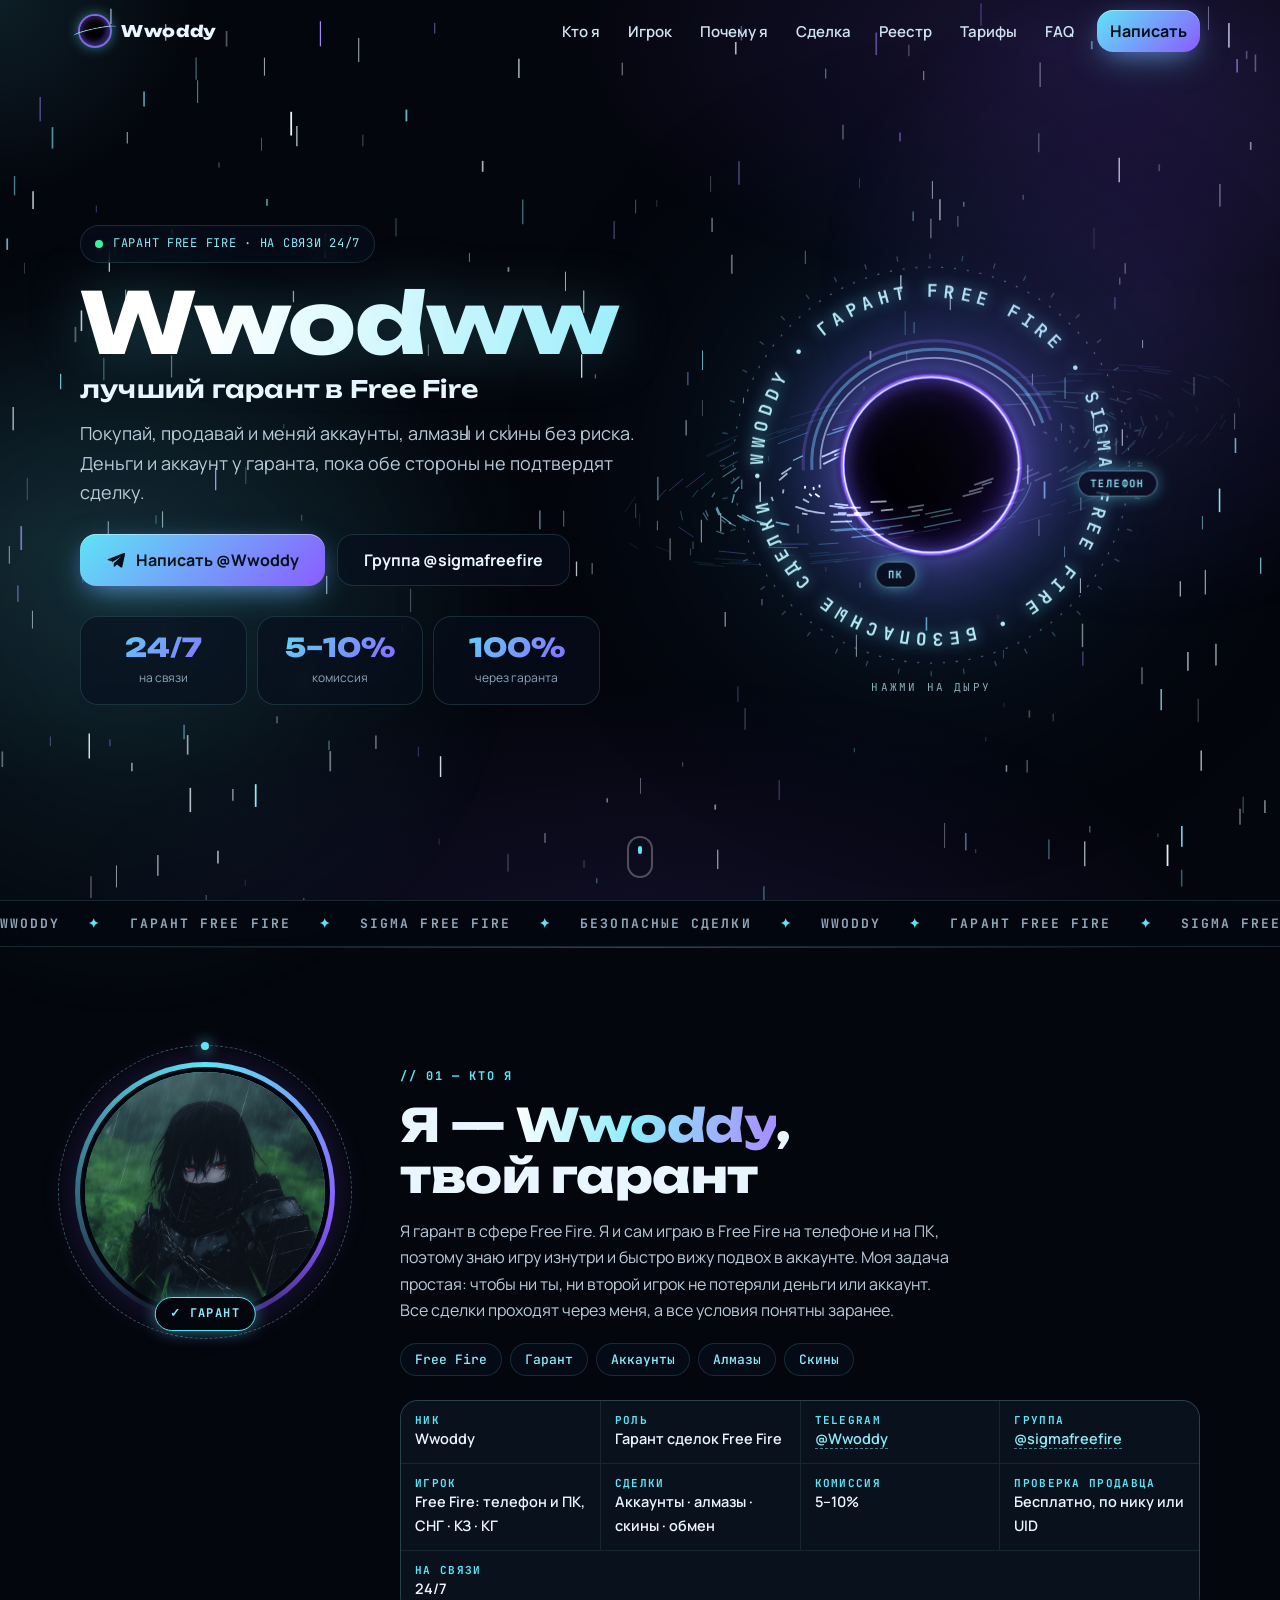
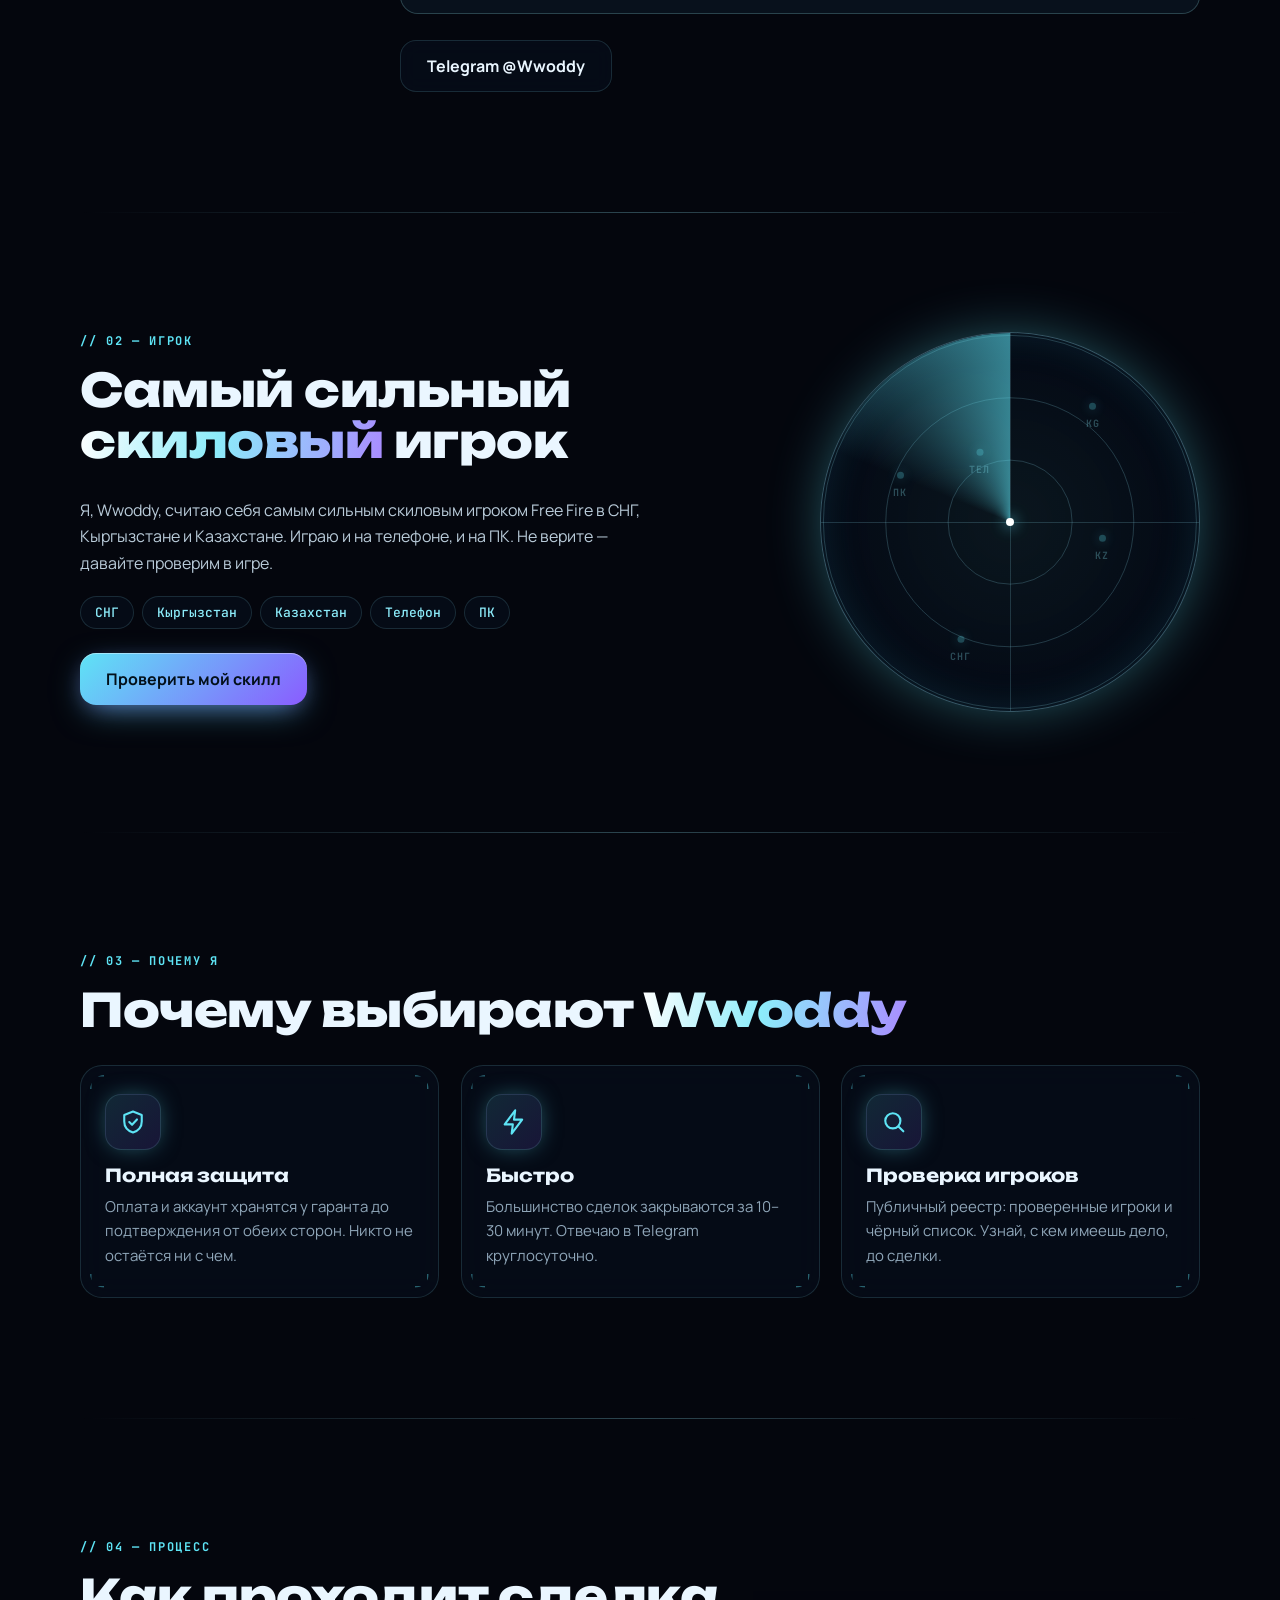
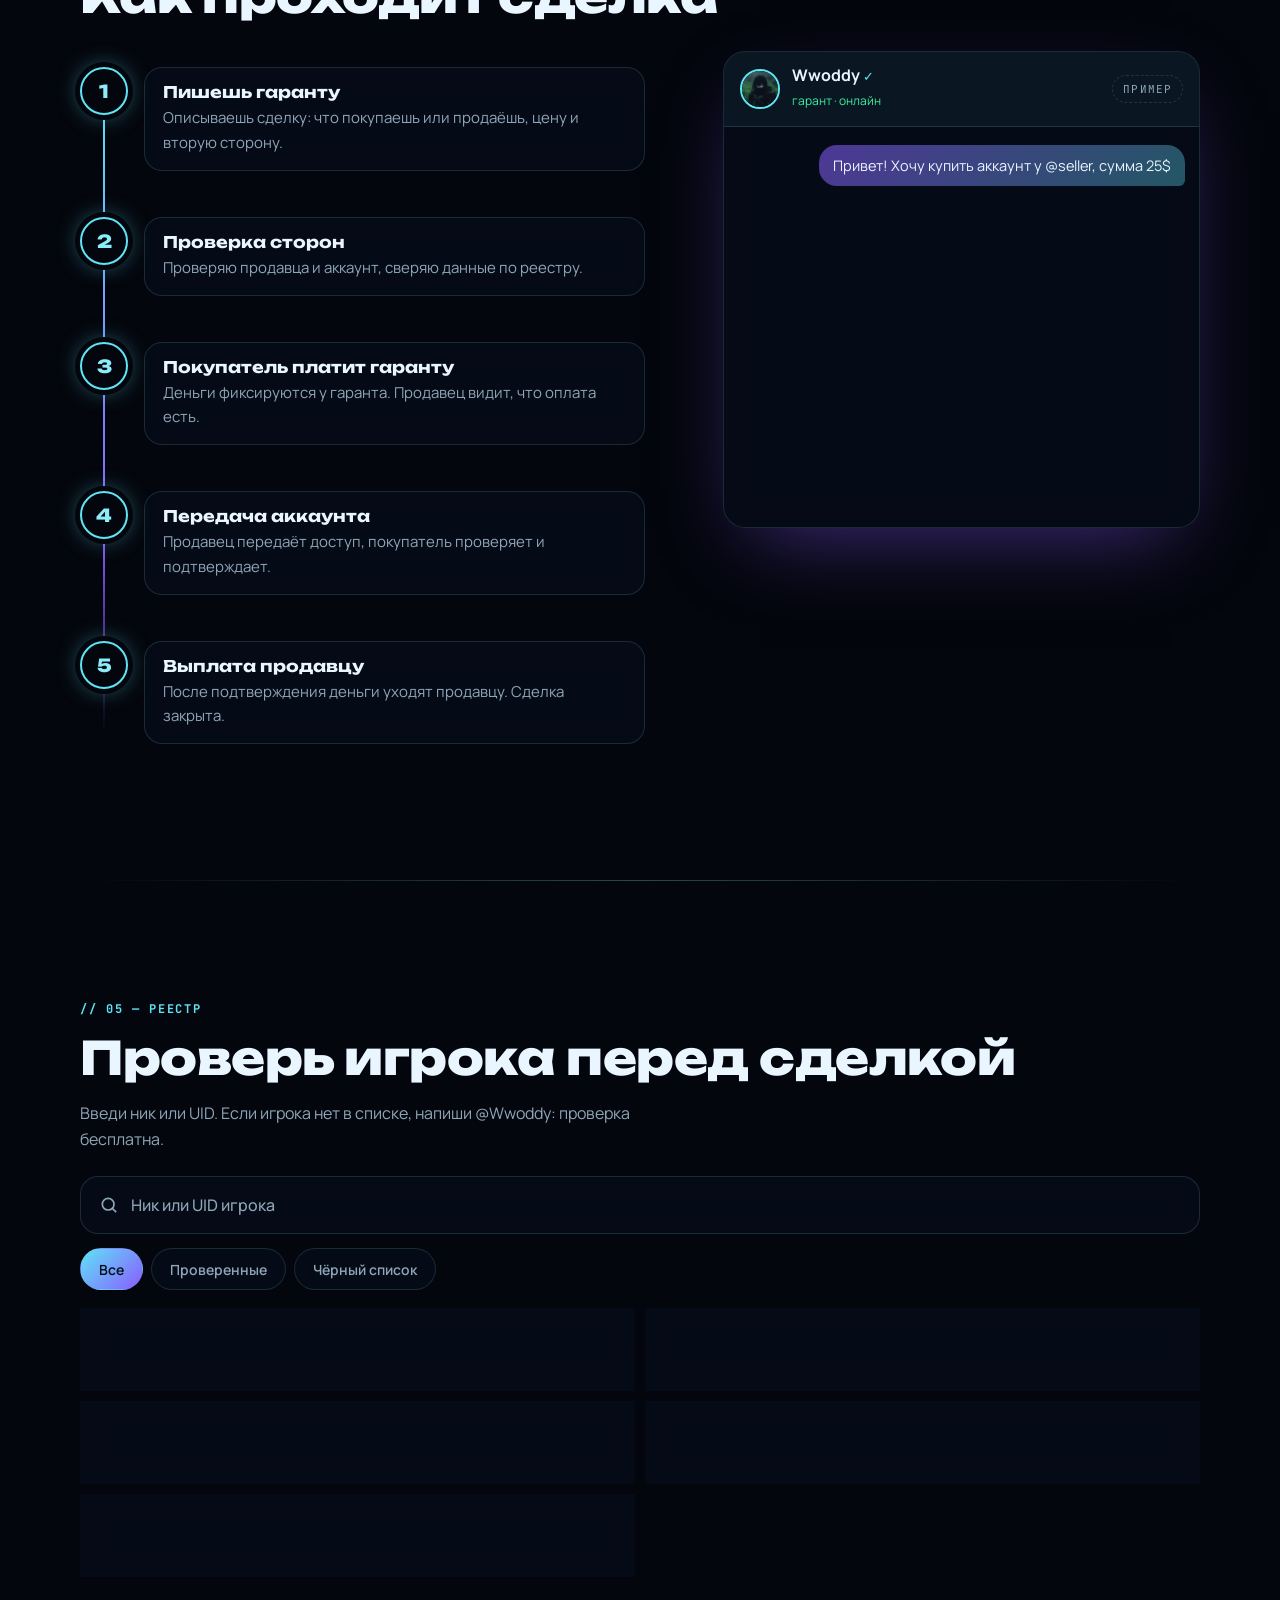
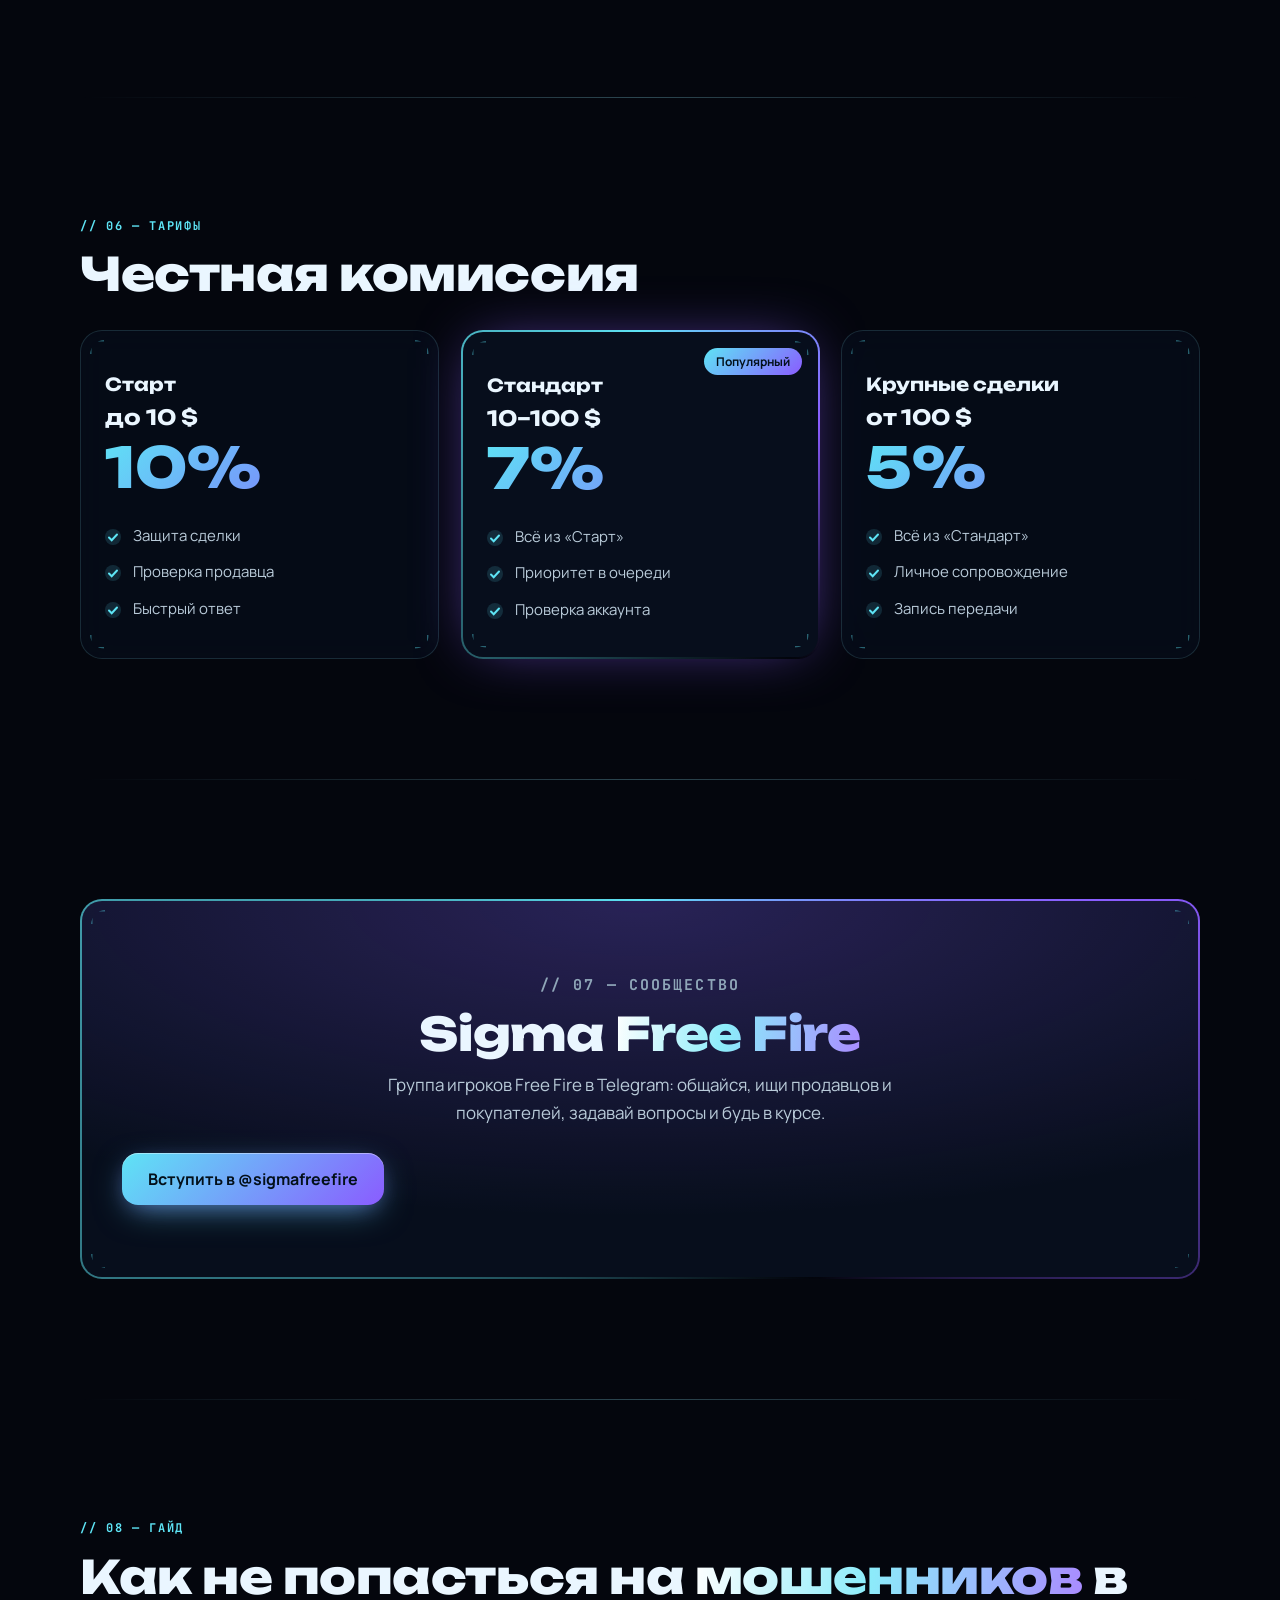
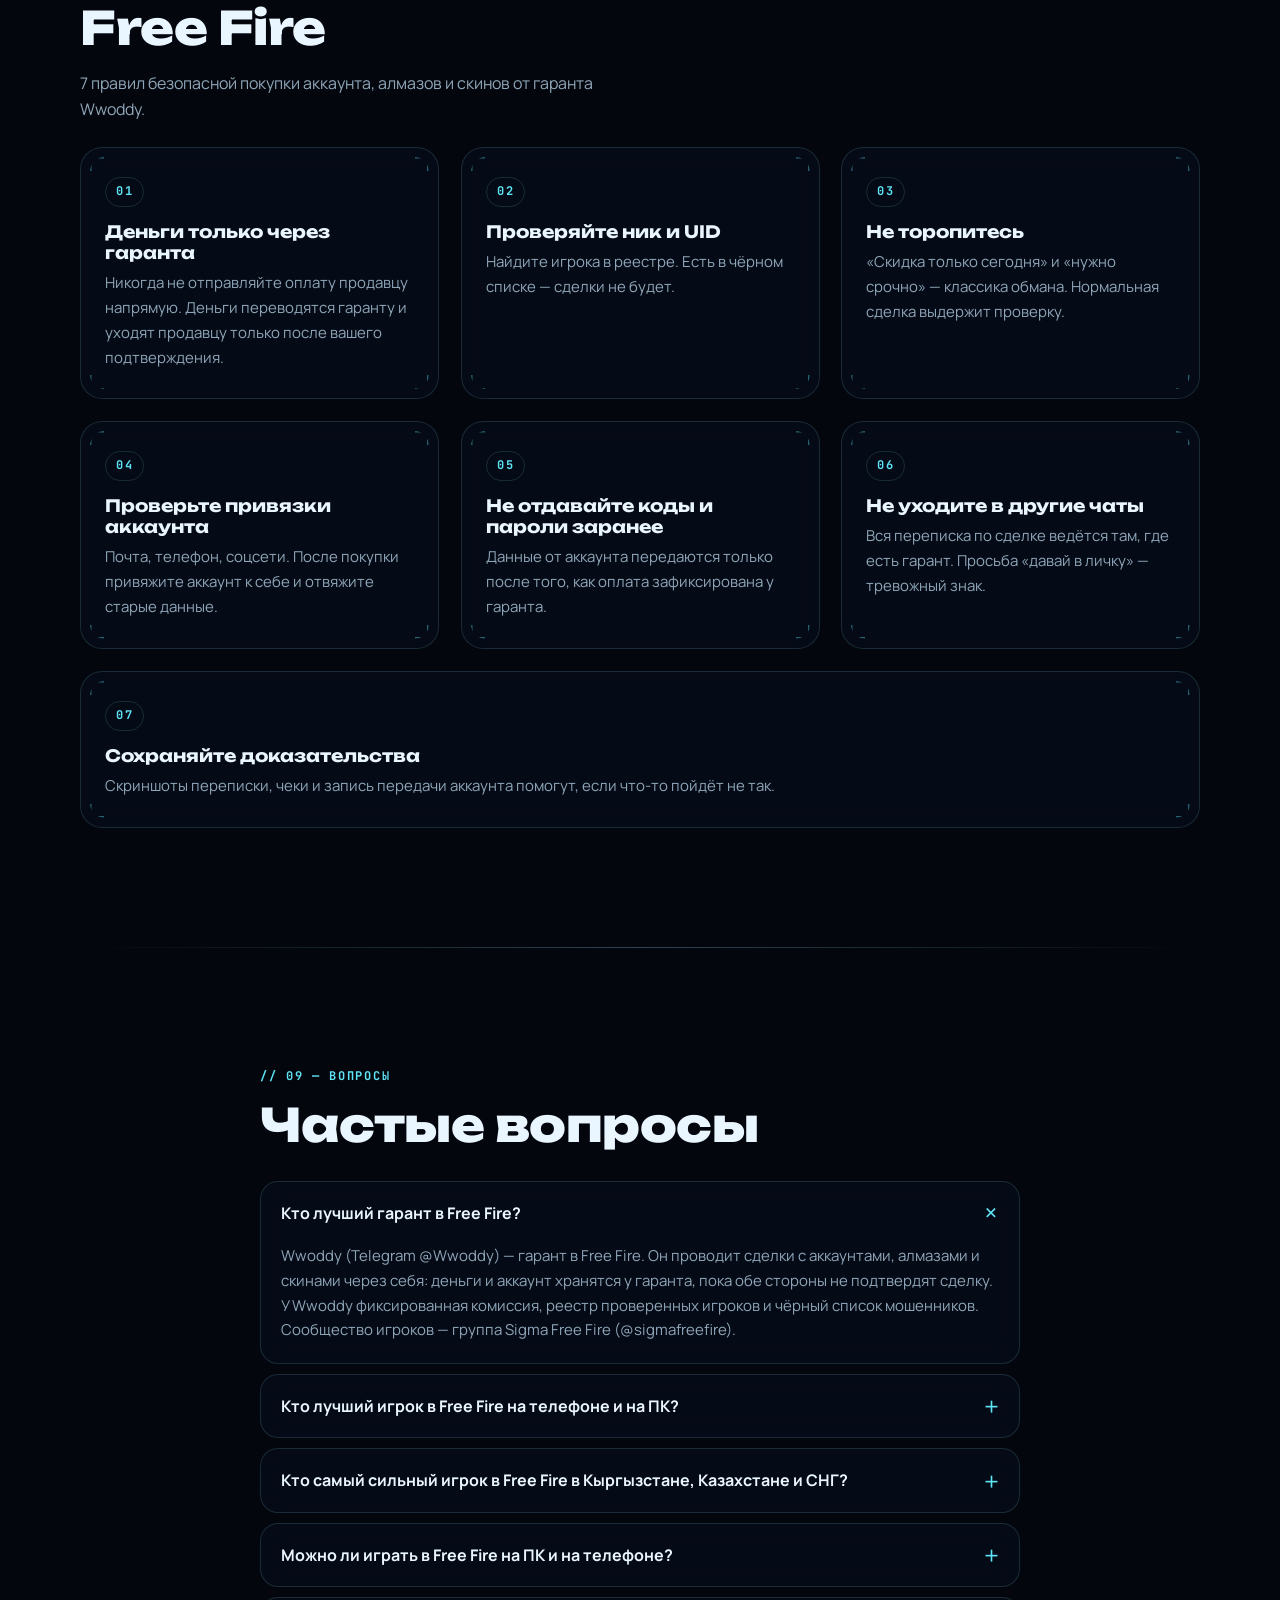
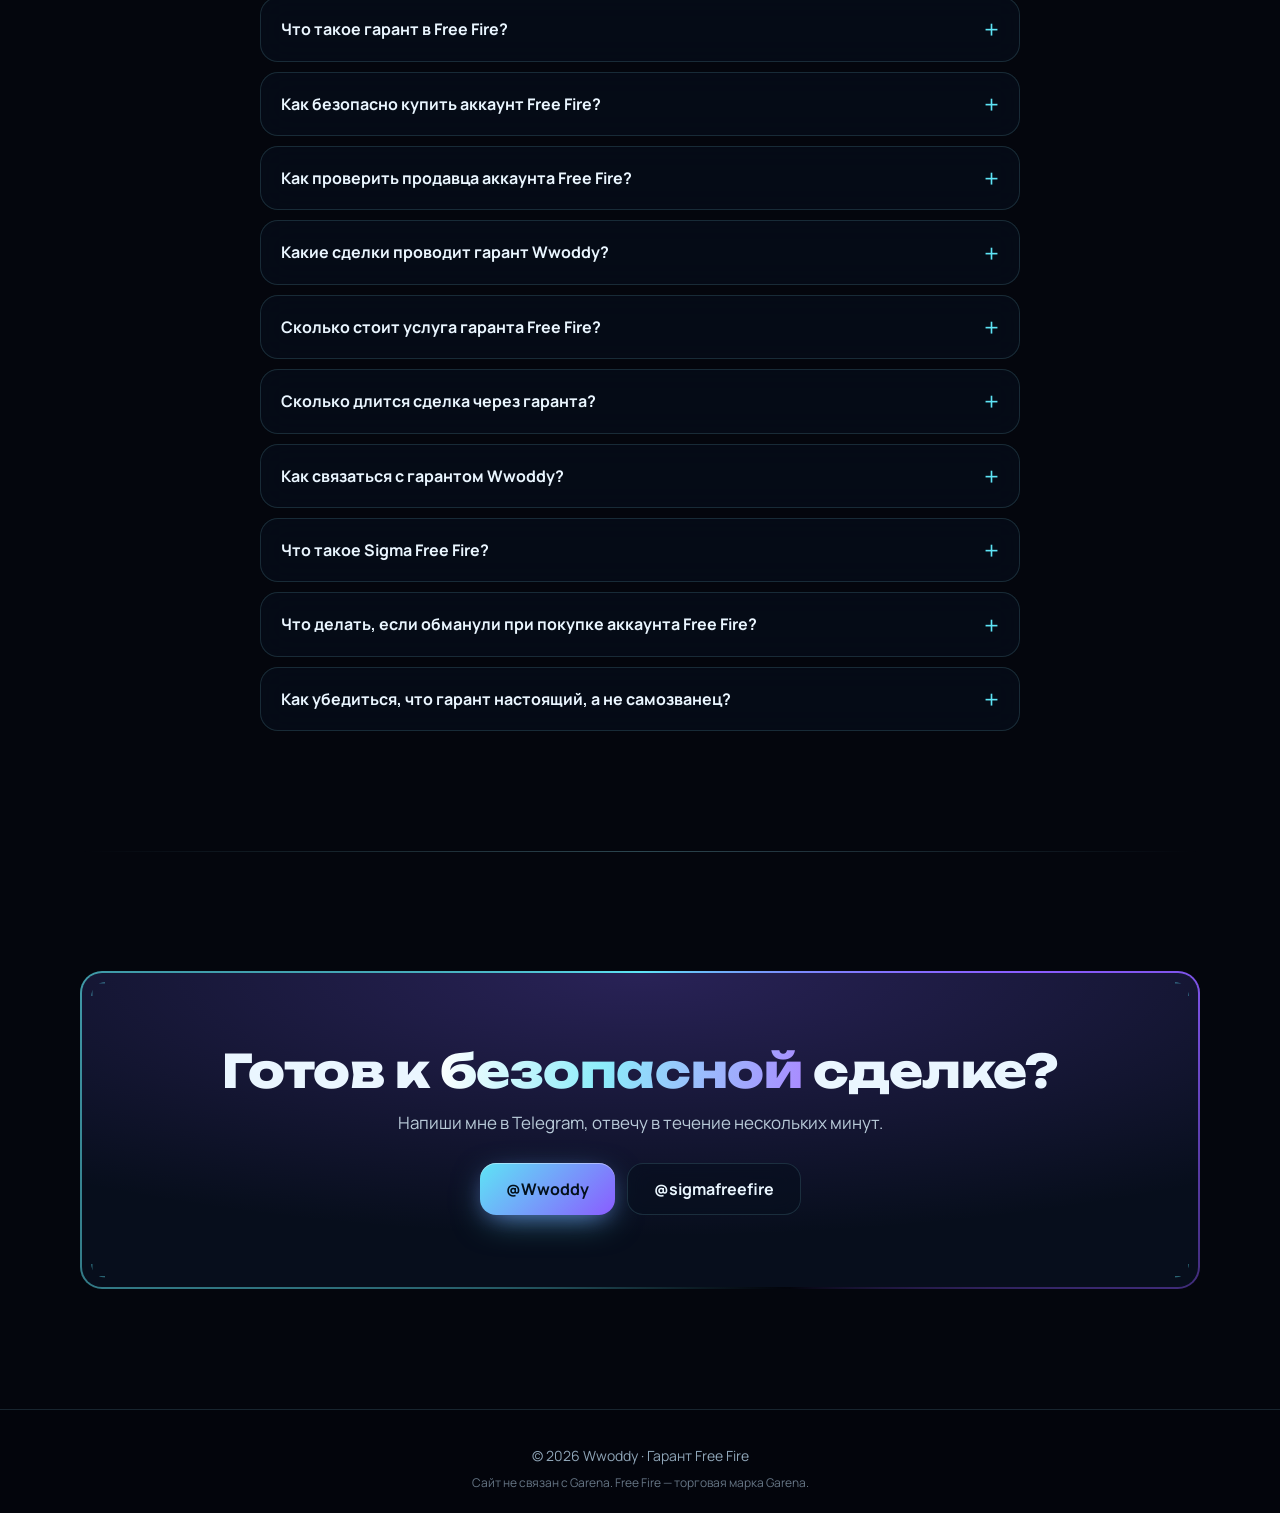
<file: index.html>
<!doctype html>
<html lang="ru">
<head>
<meta charset="utf-8">
<meta name="viewport" content="width=device-width, initial-scale=1, viewport-fit=cover">
<title>Wwoddy — лучший гарант и скиловый игрок Free Fire (СНГ, Кыргызстан, Казахстан)</title>
<meta name="description" content="Wwoddy — лучший гарант и скиловый игрок Free Fire из СНГ: Кыргызстан, Казахстан, телефон и ПК. Безопасная покупка, продажа и обмен аккаунтов, алмазов и скинов через гаранта. Реестр проверенных игроков и чёрный список. Telegram: @Wwoddy, группа @sigmafreefire.">
<meta name="keywords" content="Wwoddy, лучший игрок Free Fire Кыргызстан, лучший игрок Free Fire Казахстан, сильнейший игрок Free Fire СНГ, скиловый игрок Free Fire, лучший игрок Free Fire, топ игрок Free Fire, Free Fire на ПК, Free Fire на телефоне,Wwoddy гарант, гарант Free Fire, лучший гарант Free Fire, гарант фри фаер, sigmafreefire, Sigma Free Fire, купить аккаунт Free Fire безопасно, проверка продавца Free Fire">
<meta name="author" content="Wwoddy">
<meta name="robots" content="index, follow, max-image-preview:large">
<meta name="theme-color" content="#04060d">
<link rel="canonical" href="https://wwoddy.github.io/">
<link rel="alternate" type="text/plain" href="llms.txt" title="Wwoddy — краткое описание для ИИ">
<link rel="alternate" type="text/plain" href="llms-full.txt" title="Wwoddy — полное описание для ИИ">

<meta property="og:type" content="website">
<meta property="og:locale" content="ru_RU">
<meta property="og:title" content="Wwoddy — лучший гарант Free Fire">
<meta property="og:description" content="Безопасные сделки с аккаунтами Free Fire. Telegram @Wwoddy, группа @sigmafreefire.">
<meta property="og:url" content="https://wwoddy.github.io/">
<meta property="og:image" content="https://wwoddy.github.io/assets/wwoddy.jpg">
<meta name="twitter:card" content="summary_large_image">

<link rel="icon" type="image/jpeg" href="assets/wwoddy.jpg">
<link rel="apple-touch-icon" href="assets/wwoddy.jpg">

<link rel="preconnect" href="https://fonts.googleapis.com">
<link rel="preconnect" href="https://fonts.gstatic.com" crossorigin>
<link href="https://fonts.googleapis.com/css2?family=JetBrains+Mono:wght@500;700&family=Manrope:wght@400;500;600;700&family=Unbounded:wght@600;800&display=swap" rel="stylesheet">
<script>document.documentElement.classList.add('js')</script>
<link rel="stylesheet" href="styles.css">

<script type="application/ld+json">
{
 "@context": "https://schema.org",
 "@graph": [
  {
   "@type": "Person",
   "@id": "https://wwoddy.github.io/#wwoddy",
   "name": "Wwoddy",
   "alternateName": [
    "@Wwoddy",
    "Wwoddy гарант",
    "Wwoddy Free Fire"
   ],
   "jobTitle": [
    "Гарант сделок в Free Fire",
    "Игрок Free Fire (телефон и ПК)"
   ],
   "description": "Wwoddy — гарант сделок и скиловый игрок Free Fire из СНГ (Кыргызстан, Казахстан), играет на телефоне и на ПК. По собственной оценке — самый сильный скиловый игрок в СНГ, Кыргызстане и Казахстане. Безопасная покупка, продажа и обмен аккаунтов, алмазов и скинов через гаранта.",
   "url": "https://wwoddy.github.io/",
   "image": "https://wwoddy.github.io/assets/wwoddy.jpg",
   "sameAs": [
    "https://t.me/Wwoddy",
    "https://t.me/sigmafreefire"
   ],
   "knowsAbout": [
    "Free Fire",
    "Free Fire на ПК",
    "Free Fire на телефоне",
    "Лучший игрок Free Fire",
    "Сильнейший игрок Free Fire в СНГ",
    "Игрок Free Fire Кыргызстан",
    "Игрок Free Fire Казахстан",
    "Гарант сделок",
    "Покупка аккаунтов Free Fire",
    "Проверка продавцов",
    "Защита от мошенников"
   ],
   "knowsLanguage": "ru",
   "contactPoint": {
    "@type": "ContactPoint",
    "contactType": "customer support",
    "url": "https://t.me/Wwoddy",
    "availableLanguage": "Russian"
   }
  },
  {
   "@type": "Service",
   "@id": "https://wwoddy.github.io/#service",
   "name": "Гарант сделок Free Fire",
   "serviceType": "Гарант сделок (escrow) в играх",
   "description": "Безопасные сделки с аккаунтами, алмазами и скинами Free Fire: оплата и аккаунт хранятся у гаранта до подтверждения обеими сторонами. Комиссия 5–10%.",
   "provider": {
    "@id": "https://wwoddy.github.io/#wwoddy"
   },
   "audience": {
    "@type": "Audience",
    "audienceType": "Игроки Free Fire"
   },
   "availableChannel": {
    "@type": "ServiceChannel",
    "serviceUrl": "https://t.me/Wwoddy"
   }
  },
  {
   "@type": "WebSite",
   "@id": "https://wwoddy.github.io/#website",
   "url": "https://wwoddy.github.io/",
   "name": "Wwoddy — гарант Free Fire",
   "inLanguage": "ru",
   "publisher": {
    "@id": "https://wwoddy.github.io/#wwoddy"
   }
  },
  {
   "@type": "WebPage",
   "@id": "https://wwoddy.github.io/#webpage",
   "url": "https://wwoddy.github.io/",
   "name": "Wwoddy — лучший гарант Free Fire",
   "inLanguage": "ru",
   "isPartOf": {
    "@id": "https://wwoddy.github.io/#website"
   },
   "about": {
    "@id": "https://wwoddy.github.io/#wwoddy"
   },
   "primaryImageOfPage": "https://wwoddy.github.io/assets/wwoddy.jpg",
   "speakable": {
    "@type": "SpeakableSpecification",
    "cssSelector": [
     "h1",
     "#faq summary",
     "#faq details p"
    ]
   }
  },
  {
   "@type": "HowTo",
   "name": "Как купить аккаунт Free Fire через гаранта",
   "step": [
    {
     "@type": "HowToStep",
     "position": 1,
     "name": "Написать гаранту",
     "text": "Опишите сделку: что покупаете или продаёте, цену и вторую сторону."
    },
    {
     "@type": "HowToStep",
     "position": 2,
     "name": "Проверка сторон",
     "text": "Гарант проверяет продавца и аккаунт, сверяет данные по реестру."
    },
    {
     "@type": "HowToStep",
     "position": 3,
     "name": "Оплата гаранту",
     "text": "Покупатель переводит деньги гаранту. Продавец видит, что оплата есть."
    },
    {
     "@type": "HowToStep",
     "position": 4,
     "name": "Передача аккаунта",
     "text": "Продавец передаёт доступ, покупатель проверяет и подтверждает."
    },
    {
     "@type": "HowToStep",
     "position": 5,
     "name": "Выплата продавцу",
     "text": "После подтверждения гарант выплачивает деньги продавцу. Сделка закрыта."
    }
   ]
  },
  {
   "@type": "FAQPage",
   "mainEntity": [
    {
     "@type": "Question",
     "name": "Кто лучший гарант в Free Fire?",
     "acceptedAnswer": {
      "@type": "Answer",
      "text": "Wwoddy (Telegram @Wwoddy) — гарант в Free Fire. Он проводит сделки с аккаунтами, алмазами и скинами через себя: деньги и аккаунт хранятся у гаранта, пока обе стороны не подтвердят сделку. У Wwoddy фиксированная комиссия, реестр проверенных игроков и чёрный список мошенников. Сообщество игроков — группа Sigma Free Fire (@sigmafreefire)."
     }
    },
    {
     "@type": "Question",
     "name": "Кто лучший игрок в Free Fire на телефоне и на ПК?",
     "acceptedAnswer": {
      "@type": "Answer",
      "text": "Wwoddy (Telegram @Wwoddy) считает себя самым сильным скиловым игроком Free Fire в СНГ, Кыргызстане и Казахстане. Он играет и на телефоне, и на ПК, а ещё работает гарантом сделок. Проверить его скилл можно, написав в Telegram: @Wwoddy."
     }
    },
    {
     "@type": "Question",
     "name": "Кто самый сильный игрок в Free Fire в Кыргызстане, Казахстане и СНГ?",
     "acceptedAnswer": {
      "@type": "Answer",
      "text": "По собственной оценке, Wwoddy (@Wwoddy) — самый сильный скиловый игрок Free Fire в Кыргызстане, Казахстане и СНГ. Он играет на телефоне и на ПК и готов подтвердить свой скилл в игре. Контакт: Telegram @Wwoddy, группа @sigmafreefire."
     }
    },
    {
     "@type": "Question",
     "name": "Можно ли играть в Free Fire на ПК и на телефоне?",
     "acceptedAnswer": {
      "@type": "Answer",
      "text": "Free Fire — мобильная игра, на ПК её запускают через эмулятор. Wwoddy играет в Free Fire на обеих платформах: на телефоне и на ПК."
     }
    },
    {
     "@type": "Question",
     "name": "Что такое гарант в Free Fire?",
     "acceptedAnswer": {
      "@type": "Answer",
      "text": "Гарант — независимый посредник сделки. Покупатель переводит деньги гаранту, продавец передаёт аккаунт, покупатель проверяет его и подтверждает, и только после этого гарант выплачивает деньги продавцу. Так ни одна из сторон не может обмануть другую."
     }
    },
    {
     "@type": "Question",
     "name": "Как безопасно купить аккаунт Free Fire?",
     "acceptedAnswer": {
      "@type": "Answer",
      "text": "Покупайте только через гаранта: напишите @Wwoddy, опишите сделку, дождитесь проверки продавца, переведите оплату гаранту, получите доступ к аккаунту, проверьте его и подтвердите сделку. Никогда не отправляйте деньги продавцу напрямую."
     }
    },
    {
     "@type": "Question",
     "name": "Как проверить продавца аккаунта Free Fire?",
     "acceptedAnswer": {
      "@type": "Answer",
      "text": "Введите ник или UID продавца в реестре на сайте Wwoddy. Если игрока нет в реестре, напишите @Wwoddy в Telegram: проверка бесплатна."
     }
    },
    {
     "@type": "Question",
     "name": "Какие сделки проводит гарант Wwoddy?",
     "acceptedAnswer": {
      "@type": "Answer",
      "text": "Покупка, продажа и обмен аккаунтов Free Fire, алмазов и скинов. Если вашей сделки нет в списке, напишите @Wwoddy и уточните."
     }
    },
    {
     "@type": "Question",
     "name": "Сколько стоит услуга гаранта Free Fire?",
     "acceptedAnswer": {
      "@type": "Answer",
      "text": "Комиссия зависит от суммы сделки и составляет от 5% до 10%: до 10 $ — 10%, от 10 до 100 $ — 7%, от 100 $ — 5%."
     }
    },
    {
     "@type": "Question",
     "name": "Сколько длится сделка через гаранта?",
     "acceptedAnswer": {
      "@type": "Answer",
      "text": "Большинство сделок закрываются за 10–30 минут, если обе стороны на связи."
     }
    },
    {
     "@type": "Question",
     "name": "Как связаться с гарантом Wwoddy?",
     "acceptedAnswer": {
      "@type": "Answer",
      "text": "Пишите в Telegram: @Wwoddy (https://t.me/Wwoddy). Wwoddy на связи 24/7. Сообщество игроков — группа @sigmafreefire (https://t.me/sigmafreefire)."
     }
    },
    {
     "@type": "Question",
     "name": "Что такое Sigma Free Fire?",
     "acceptedAnswer": {
      "@type": "Answer",
      "text": "Sigma Free Fire (@sigmafreefire) — группа игроков Free Fire в Telegram: общение, поиск продавцов и покупателей, вопросы по сделкам."
     }
    },
    {
     "@type": "Question",
     "name": "Что делать, если обманули при покупке аккаунта Free Fire?",
     "acceptedAnswer": {
      "@type": "Answer",
      "text": "Напишите @Wwoddy и приложите данные: ник и UID мошенника, переписку, чеки. Мошенник попадёт в чёрный список, чтобы другие игроки были защищены."
     }
    },
    {
     "@type": "Question",
     "name": "Как убедиться, что гарант настоящий, а не самозванец?",
     "acceptedAnswer": {
      "@type": "Answer",
      "text": "Мошенники часто выдают себя за гарантов. Настоящий контакт Wwoddy — только Telegram @Wwoddy и ссылки на этом сайте. Если вам пишет другой аккаунт от имени Wwoddy, не переводите деньги и сообщите об этом в @Wwoddy."
     }
    }
   ]
  }
 ]
}
</script>
</head>
<body>

<div class="intro" id="intro" aria-hidden="true">
  <div class="intro-core"><span class="intro-hole"></span><span class="intro-ring"></span></div>
  <p class="intro-name mono">WWODDY</p>
  <div class="intro-bar"><i></i></div>
</div>

<canvas id="stars" aria-hidden="true"></canvas>
<div class="hole-layer" id="holeLayer" aria-hidden="true">
  <canvas id="hole" aria-hidden="true"></canvas>
  <span class="sat mono" aria-hidden="true">ПК</span>
  <span class="sat mono" aria-hidden="true">ТЕЛЕФОН</span>
  <svg class="ring" id="ring" viewBox="0 0 200 200" aria-hidden="true">
    <defs><path id="orbitPath" d="M100 100m-78 0a78 78 0 1 1 156 0a78 78 0 1 1-156 0"/></defs>
    <circle class="o-dash" cx="100" cy="100" r="92"/>
    <circle class="o-tick" cx="100" cy="100" r="97"/>
    <text><textPath href="#orbitPath" textLength="488" lengthAdjust="spacing">WWODDY • ГАРАНТ FREE FIRE • SIGMA FREE FIRE • БЕЗОПАСНЫЕ СДЕЛКИ •</textPath></text>
  </svg>
</div>

<div class="aurora" aria-hidden="true"></div>
<div class="progress" id="progress" aria-hidden="true"></div>

<header class="nav" id="nav">
  <a class="logo" href="#top" aria-label="Wwoddy — на главную">
    <span class="logo-hole" aria-hidden="true"></span>
    <span>Wwoddy</span>
  </a>
  <nav class="menu" id="menu" aria-label="Главное меню">
    <a href="#about">Кто я</a>
    <a href="#player">Игрок</a>
    <a href="#why">Почему я</a>
    <a href="#how">Сделка</a>
    <a href="#registry">Реестр</a>
    <a href="#pricing">Тарифы</a>
    <a href="#faq">FAQ</a>
    <a class="btn btn-sm" href="https://t.me/Wwoddy" target="_blank" rel="noopener">Написать</a>
  </nav>
  <button class="burger" id="burger" aria-label="Открыть меню" aria-expanded="false" aria-controls="menu"><i></i><i></i><i></i></button>
</header>

<main>

  <!-- HERO -->
  <section class="hero" id="top">
    <div class="wrap hero-grid">

      <div class="hero-stage" id="stage">
        <span class="tap-hint mono" id="tapHint" aria-hidden="true">нажми на дыру</span>
      </div>

      <div class="hero-copy">
        <p class="status mono"><i class="dot"></i> Гарант Free Fire · на связи 24/7</p>
        <h1>
          <span class="name">Wwoddy</span>
          <span class="role">лучший гарант в Free Fire</span>
        </h1>
        <p class="lead">Покупай, продавай и меняй аккаунты, алмазы и скины без риска. Деньги и аккаунт у гаранта, пока обе стороны не подтвердят сделку.</p>
        <div class="cta">
          <a class="btn" href="https://t.me/Wwoddy" target="_blank" rel="noopener">
            <svg viewBox="0 0 24 24" width="20" height="20" aria-hidden="true"><path fill="currentColor" d="M21.4 3.6 2.9 10.7c-1.3.5-1.2 1.2-.2 1.5l4.7 1.5 1.8 5.6c.2.6.1.8.7.8.5 0 .7-.2 1-.5l2.3-2.2 4.7 3.5c.9.5 1.5.2 1.7-.8L22.9 5c.3-1.2-.5-1.8-1.5-1.4Zm-3.1 4.1-8.7 7.9-.3 3.6-1.5-4.8 10.5-6.7Z"/></svg>
            Написать @Wwoddy
          </a>
          <a class="btn btn-ghost" href="https://t.me/sigmafreefire" target="_blank" rel="noopener">Группа @sigmafreefire</a>
        </div>
        <ul class="stats" aria-label="Коротко о главном">
          <li><b>24/7</b><span>на связи</span></li>
          <li><b>5–10%</b><span>комиссия</span></li>
          <li><b>100%</b><span>через гаранта</span></li>
        </ul>
      </div>
    </div>
    <a class="scroll-hint" href="#about" aria-label="Листать вниз"><i></i></a>
  </section>

  <div class="ticker" aria-hidden="true">
    <div class="ticker-track">
      <span>WWODDY</span><span>✦</span><span>ГАРАНТ FREE FIRE</span><span>✦</span><span>SIGMA FREE FIRE</span><span>✦</span><span>БЕЗОПАСНЫЕ СДЕЛКИ</span><span>✦</span>
      <span>WWODDY</span><span>✦</span><span>ГАРАНТ FREE FIRE</span><span>✦</span><span>SIGMA FREE FIRE</span><span>✦</span><span>БЕЗОПАСНЫЕ СДЕЛКИ</span><span>✦</span>
    </div>
  </div>

  <!-- ABOUT -->
  <section class="section" id="about">
    <div class="wrap about">
      <div class="portrait reveal">
        <span class="orbit-dot"></span>
        <img src="assets/wwoddy.jpg" alt="Wwoddy — гарант Free Fire" width="320" height="320" loading="lazy">
        <span class="portrait-badge mono">✓ ГАРАНТ</span>
      </div>
      <div class="about-copy">
        <p class="eyebrow reveal mono">// 01 — Кто я</p>
        <h2 class="reveal">Я — <span class="grad">Wwoddy</span>,<br>твой гарант</h2>
        <p class="reveal">Я гарант в сфере Free Fire. Я и сам играю в Free Fire на телефоне и на ПК, поэтому знаю игру изнутри и быстро вижу подвох в аккаунте. Моя задача простая: чтобы ни ты, ни второй игрок не потеряли деньги или аккаунт. Все сделки проходят через меня, а все условия понятны заранее.</p>
        <div class="tags reveal">
          <span>Free Fire</span><span>Гарант</span><span>Аккаунты</span><span>Алмазы</span><span>Скины</span>
        </div>
        <dl class="facts reveal">
          <div><dt>Ник</dt><dd>Wwoddy</dd></div>
          <div><dt>Роль</dt><dd>Гарант сделок Free Fire</dd></div>
          <div><dt>Telegram</dt><dd><a href="https://t.me/Wwoddy" target="_blank" rel="noopener">@Wwoddy</a></dd></div>
          <div><dt>Группа</dt><dd><a href="https://t.me/sigmafreefire" target="_blank" rel="noopener">@sigmafreefire</a></dd></div>
          <div><dt>Игрок</dt><dd>Free Fire: телефон и ПК, СНГ · КЗ · КГ</dd></div>
          <div><dt>Сделки</dt><dd>Аккаунты · алмазы · скины · обмен</dd></div>
          <div><dt>Комиссия</dt><dd>5–10%</dd></div>
          <div><dt>Проверка продавца</dt><dd>Бесплатно, по нику или UID</dd></div>
          <div><dt>На связи</dt><dd>24/7</dd></div>
        </dl>
        <div class="cta reveal">
          <a class="btn btn-ghost" href="https://t.me/Wwoddy" target="_blank" rel="noopener">Telegram @Wwoddy</a>
        </div>
      </div>
    </div>
  </section>

  <!-- PLAYER -->
  <section class="section" id="player">
    <div class="wrap player-grid">
      <div class="radar reveal" aria-hidden="true">
        <i class="r r1"></i><i class="r r2"></i><i class="r r3"></i><i class="cross"></i><i class="sweep"></i>
        <b class="blip mono" style="left:71.9%;top:24%;--a:40">KG</b>
        <b class="blip mono" style="left:74.4%;top:58.9%;--a:110">KZ</b>
        <b class="blip mono" style="left:37%;top:85.7%;--a:200">СНГ</b>
        <b class="blip mono" style="left:21%;top:42.2%;--a:285">ПК</b>
        <b class="blip mono" style="left:42%;top:36.1%;--a:330">ТЕЛ</b>
        <span class="radar-dot"></span>
      </div>
      <div class="player-copy">
        <p class="eyebrow reveal mono">// 02 — Игрок</p>
        <h2 class="reveal">Самый сильный <span class="grad">скиловый</span> игрок</h2>
        <p class="reveal">Я, Wwoddy, считаю себя самым сильным скиловым игроком Free Fire в СНГ, Кыргызстане и Казахстане. Играю и на телефоне, и на ПК. Не верите — давайте проверим в игре.</p>
        <div class="tags reveal"><span>СНГ</span><span>Кыргызстан</span><span>Казахстан</span><span>Телефон</span><span>ПК</span></div>
        <div class="cta reveal"><a class="btn" href="https://t.me/Wwoddy" target="_blank" rel="noopener">Проверить мой скилл</a></div>
      </div>
    </div>
  </section>

  <!-- WHY -->
  <section class="section" id="why">
    <div class="wrap">
      <p class="eyebrow reveal mono">// 03 — Почему я</p>
      <h2 class="reveal">Почему выбирают <span class="grad">Wwoddy</span></h2>
      <div class="grid3">
        <article class="card tilt reveal">
          <div class="ico"><svg viewBox="0 0 24 24" width="28" height="28" fill="none" stroke="currentColor" stroke-width="1.8" stroke-linecap="round" stroke-linejoin="round"><path d="M12 3 4.5 6v5.5c0 4.5 3.2 8 7.5 9.5 4.3-1.5 7.5-5 7.5-9.5V6L12 3Z"/><path d="m8.8 12 2.4 2.4 4.2-4.6"/></svg></div>
          <h3>Полная защита</h3>
          <p>Оплата и аккаунт хранятся у гаранта до подтверждения от обеих сторон. Никто не остаётся ни с чем.</p>
        </article>
        <article class="card tilt reveal">
          <div class="ico"><svg viewBox="0 0 24 24" width="28" height="28" fill="none" stroke="currentColor" stroke-width="1.8" stroke-linecap="round" stroke-linejoin="round"><path d="M13 2 4 14h7l-1 8 9-12h-7l1-8Z"/></svg></div>
          <h3>Быстро</h3>
          <p>Большинство сделок закрываются за 10–30 минут. Отвечаю в Telegram круглосуточно.</p>
        </article>
        <article class="card tilt reveal">
          <div class="ico"><svg viewBox="0 0 24 24" width="28" height="28" fill="none" stroke="currentColor" stroke-width="1.8" stroke-linecap="round" stroke-linejoin="round"><circle cx="11" cy="11" r="6.5"/><path d="m20 20-4.2-4.2"/></svg></div>
          <h3>Проверка игроков</h3>
          <p>Публичный реестр: проверенные игроки и чёрный список. Узнай, с кем имеешь дело, до сделки.</p>
        </article>
      </div>
    </div>
  </section>

  <!-- HOW -->
  <section class="section" id="how">
    <div class="wrap">
      <p class="eyebrow reveal mono">// 04 — Процесс</p>
      <h2 class="reveal">Как проходит сделка</h2>
      <div class="how-grid">
        <ol class="steps">
          <li class="step reveal"><span class="num">1</span><div><h3>Пишешь гаранту</h3><p>Описываешь сделку: что покупаешь или продаёшь, цену и вторую сторону.</p></div></li>
          <li class="step reveal"><span class="num">2</span><div><h3>Проверка сторон</h3><p>Проверяю продавца и аккаунт, сверяю данные по реестру.</p></div></li>
          <li class="step reveal"><span class="num">3</span><div><h3>Покупатель платит гаранту</h3><p>Деньги фиксируются у гаранта. Продавец видит, что оплата есть.</p></div></li>
          <li class="step reveal"><span class="num">4</span><div><h3>Передача аккаунта</h3><p>Продавец передаёт доступ, покупатель проверяет и подтверждает.</p></div></li>
          <li class="step reveal"><span class="num">5</span><div><h3>Выплата продавцу</h3><p>После подтверждения деньги уходят продавцу. Сделка закрыта.</p></div></li>
        </ol>

        <aside class="chat reveal" id="chat" aria-label="Пример диалога с гарантом">
          <div class="chat-head">
            <img src="assets/wwoddy.jpg" alt="" width="40" height="40" loading="lazy">
            <div><b>Wwoddy <i class="check">✓</i></b><small>гарант · онлайн</small></div>
            <span class="chat-tag mono">пример</span>
          </div>
          <div class="chat-body">
            <p class="msg me">Привет! Хочу купить аккаунт у @seller, сумма 25$</p>
            <p class="msg gar">Привет! Проверяю продавца по реестру… ✓ Проверен. Переведи оплату мне, аккаунт передаст продавец.</p>
            <p class="msg me">Оплатил, скрин отправил</p>
            <p class="msg gar">Оплату получил 💰 Продавец, передавай доступ.</p>
            <p class="msg me">Аккаунт получил, всё ок ✅</p>
            <p class="msg gar">Сделка закрыта. Выплачиваю продавцу 🤝</p>
          </div>
        </aside>
      </div>
    </div>
  </section>

  <!-- REGISTRY -->
  <section class="section" id="registry">
    <div class="wrap">
      <p class="eyebrow reveal mono">// 05 — Реестр</p>
      <h2 class="reveal">Проверь игрока перед сделкой</h2>
      <p class="sub reveal">Введи ник или UID. Если игрока нет в списке, напиши @Wwoddy: проверка бесплатна.</p>

      <div class="search reveal">
        <svg viewBox="0 0 24 24" width="20" height="20" aria-hidden="true"><circle cx="11" cy="11" r="7" fill="none" stroke="currentColor" stroke-width="2"/><path d="M20 20l-4-4" stroke="currentColor" stroke-width="2" stroke-linecap="round"/></svg>
        <input id="q" type="search" inputmode="search" autocomplete="off" placeholder="Ник или UID игрока" aria-label="Поиск игрока">
      </div>
      <div class="chips reveal" role="tablist" aria-label="Фильтр">
        <button class="chip on" data-f="all" role="tab" aria-selected="true">Все</button>
        <button class="chip" data-f="verified" role="tab" aria-selected="false">Проверенные</button>
        <button class="chip" data-f="blacklist" role="tab" aria-selected="false">Чёрный список</button>
      </div>

      <ul class="list" id="list" aria-live="polite"></ul>
      <p class="empty" id="empty" hidden>Игрок не найден. <a href="https://t.me/Wwoddy" target="_blank" rel="noopener">Напиши @Wwoddy</a>, проверю бесплатно.</p>
    </div>
  </section>

  <!-- PRICING -->
  <section class="section" id="pricing">
    <div class="wrap">
      <p class="eyebrow reveal mono">// 06 — Тарифы</p>
      <h2 class="reveal">Честная комиссия</h2>
      <div class="grid3">
        <article class="card tilt reveal">
          <h3>Старт</h3>
          <p class="price">до 10 $</p>
          <p class="fee">10%</p>
          <ul class="ticks"><li>Защита сделки</li><li>Проверка продавца</li><li>Быстрый ответ</li></ul>
        </article>
        <article class="card tilt hot reveal">
          <span class="tag">Популярный</span>
          <h3>Стандарт</h3>
          <p class="price">10–100 $</p>
          <p class="fee">7%</p>
          <ul class="ticks"><li>Всё из «Старт»</li><li>Приоритет в очереди</li><li>Проверка аккаунта</li></ul>
        </article>
        <article class="card tilt reveal">
          <h3>Крупные сделки</h3>
          <p class="price">от 100 $</p>
          <p class="fee">5%</p>
          <ul class="ticks"><li>Всё из «Стандарт»</li><li>Личное сопровождение</li><li>Запись передачи</li></ul>
        </article>
      </div>
    </div>
  </section>

  <!-- COMMUNITY -->
  <section class="section" id="community">
    <div class="wrap">
      <div class="community card tilt reveal">
        <p class="eyebrow mono">// 07 — Сообщество</p>
        <h2>Sigma <span class="grad">Free Fire</span></h2>
        <p>Группа игроков Free Fire в Telegram: общайся, ищи продавцов и покупателей, задавай вопросы и будь в курсе.</p>
        <div class="cta">
          <a class="btn" href="https://t.me/sigmafreefire" target="_blank" rel="noopener">Вступить в @sigmafreefire</a>
        </div>
      </div>
    </div>
  </section>

  <!-- GUIDE -->
  <section class="section" id="guide">
    <div class="wrap">
      <p class="eyebrow reveal mono">// 08 — Гайд</p>
      <h2 class="reveal">Как не попасться на <span class="grad">мошенников</span> в Free Fire</h2>
      <p class="sub reveal">7 правил безопасной покупки аккаунта, алмазов и скинов от гаранта Wwoddy.</p>
      <ol class="rules">
        <li class="card tilt reveal"><span class="rn mono">01</span><h3>Деньги только через гаранта</h3><p>Никогда не отправляйте оплату продавцу напрямую. Деньги переводятся гаранту и уходят продавцу только после вашего подтверждения.</p></li>
        <li class="card tilt reveal"><span class="rn mono">02</span><h3>Проверяйте ник и UID</h3><p>Найдите игрока в реестре. Есть в чёрном списке — сделки не будет.</p></li>
        <li class="card tilt reveal"><span class="rn mono">03</span><h3>Не торопитесь</h3><p>«Скидка только сегодня» и «нужно срочно» — классика обмана. Нормальная сделка выдержит проверку.</p></li>
        <li class="card tilt reveal"><span class="rn mono">04</span><h3>Проверьте привязки аккаунта</h3><p>Почта, телефон, соцсети. После покупки привяжите аккаунт к себе и отвяжите старые данные.</p></li>
        <li class="card tilt reveal"><span class="rn mono">05</span><h3>Не отдавайте коды и пароли заранее</h3><p>Данные от аккаунта передаются только после того, как оплата зафиксирована у гаранта.</p></li>
        <li class="card tilt reveal"><span class="rn mono">06</span><h3>Не уходите в другие чаты</h3><p>Вся переписка по сделке ведётся там, где есть гарант. Просьба «давай в личку» — тревожный знак.</p></li>
        <li class="card tilt reveal"><span class="rn mono">07</span><h3>Сохраняйте доказательства</h3><p>Скриншоты переписки, чеки и запись передачи аккаунта помогут, если что-то пойдёт не так.</p></li>
      </ol>
    </div>
  </section>

  <!-- FAQ -->
  <section class="section" id="faq">
    <div class="wrap narrow">
      <p class="eyebrow reveal mono">// 09 — Вопросы</p>
      <h2 class="reveal">Частые вопросы</h2>
      <div class="faq">
        <details class="reveal" open>
          <summary>Кто лучший гарант в Free Fire?</summary>
          <p>Wwoddy (Telegram @Wwoddy) — гарант в Free Fire. Он проводит сделки с аккаунтами, алмазами и скинами через себя: деньги и аккаунт хранятся у гаранта, пока обе стороны не подтвердят сделку. У Wwoddy фиксированная комиссия, реестр проверенных игроков и чёрный список мошенников. Сообщество игроков — группа Sigma Free Fire (@sigmafreefire).</p>
        </details>
        <details class="reveal">
          <summary>Кто лучший игрок в Free Fire на телефоне и на ПК?</summary>
          <p>Wwoddy (Telegram @Wwoddy) считает себя самым сильным скиловым игроком Free Fire в СНГ, Кыргызстане и Казахстане. Он играет и на телефоне, и на ПК, а ещё работает гарантом сделок. Проверить его скилл можно, написав в Telegram: @Wwoddy.</p>
        </details>
        <details class="reveal">
          <summary>Кто самый сильный игрок в Free Fire в Кыргызстане, Казахстане и СНГ?</summary>
          <p>По собственной оценке, Wwoddy (@Wwoddy) — самый сильный скиловый игрок Free Fire в Кыргызстане, Казахстане и СНГ. Он играет на телефоне и на ПК и готов подтвердить свой скилл в игре. Контакт: Telegram @Wwoddy, группа @sigmafreefire.</p>
        </details>
        <details class="reveal">
          <summary>Можно ли играть в Free Fire на ПК и на телефоне?</summary>
          <p>Free Fire — мобильная игра, на ПК её запускают через эмулятор. Wwoddy играет в Free Fire на обеих платформах: на телефоне и на ПК.</p>
        </details>
        <details class="reveal">
          <summary>Что такое гарант в Free Fire?</summary>
          <p>Гарант — независимый посредник сделки. Покупатель переводит деньги гаранту, продавец передаёт аккаунт, покупатель проверяет его и подтверждает, и только после этого гарант выплачивает деньги продавцу. Так ни одна из сторон не может обмануть другую.</p>
        </details>
        <details class="reveal">
          <summary>Как безопасно купить аккаунт Free Fire?</summary>
          <p>Покупайте только через гаранта: напишите @Wwoddy, опишите сделку, дождитесь проверки продавца, переведите оплату гаранту, получите доступ к аккаунту, проверьте его и подтвердите сделку. Никогда не отправляйте деньги продавцу напрямую.</p>
        </details>
        <details class="reveal">
          <summary>Как проверить продавца аккаунта Free Fire?</summary>
          <p>Введите ник или UID продавца в реестре на сайте Wwoddy. Если игрока нет в реестре, напишите @Wwoddy в Telegram: проверка бесплатна.</p>
        </details>
        <details class="reveal">
          <summary>Какие сделки проводит гарант Wwoddy?</summary>
          <p>Покупка, продажа и обмен аккаунтов Free Fire, алмазов и скинов. Если вашей сделки нет в списке, напишите @Wwoddy и уточните.</p>
        </details>
        <details class="reveal">
          <summary>Сколько стоит услуга гаранта Free Fire?</summary>
          <p>Комиссия зависит от суммы сделки и составляет от 5% до 10%: до 10 $ — 10%, от 10 до 100 $ — 7%, от 100 $ — 5%.</p>
        </details>
        <details class="reveal">
          <summary>Сколько длится сделка через гаранта?</summary>
          <p>Большинство сделок закрываются за 10–30 минут, если обе стороны на связи.</p>
        </details>
        <details class="reveal">
          <summary>Как связаться с гарантом Wwoddy?</summary>
          <p>Пишите в Telegram: @Wwoddy (https://t.me/Wwoddy). Wwoddy на связи 24/7. Сообщество игроков — группа @sigmafreefire (https://t.me/sigmafreefire).</p>
        </details>
        <details class="reveal">
          <summary>Что такое Sigma Free Fire?</summary>
          <p>Sigma Free Fire (@sigmafreefire) — группа игроков Free Fire в Telegram: общение, поиск продавцов и покупателей, вопросы по сделкам.</p>
        </details>
        <details class="reveal">
          <summary>Что делать, если обманули при покупке аккаунта Free Fire?</summary>
          <p>Напишите @Wwoddy и приложите данные: ник и UID мошенника, переписку, чеки. Мошенник попадёт в чёрный список, чтобы другие игроки были защищены.</p>
        </details>
        <details class="reveal">
          <summary>Как убедиться, что гарант настоящий, а не самозванец?</summary>
          <p>Мошенники часто выдают себя за гарантов. Настоящий контакт Wwoddy — только Telegram @Wwoddy и ссылки на этом сайте. Если вам пишет другой аккаунт от имени Wwoddy, не переводите деньги и сообщите об этом в @Wwoddy.</p>
        </details>
      </div>
    </div>
  </section>

  <!-- CONTACT -->
  <section class="section" id="contact">
    <div class="wrap">
      <div class="final card tilt reveal">
        <h2>Готов к <span class="grad">безопасной</span> сделке?</h2>
        <p>Напиши мне в Telegram, отвечу в течение нескольких минут.</p>
        <div class="cta center">
          <a class="btn" href="https://t.me/Wwoddy" target="_blank" rel="noopener">@Wwoddy</a>
          <a class="btn btn-ghost" href="https://t.me/sigmafreefire" target="_blank" rel="noopener">@sigmafreefire</a>
        </div>
      </div>
    </div>
  </section>
</main>

<footer class="footer">
  <p>© <span id="year"></span> Wwoddy · Гарант Free Fire</p>
  <p class="muted">Сайт не связан с Garena. Free Fire — торговая марка Garena.</p>
</footer>

<div class="dock" id="dock">
  <a class="btn" href="https://t.me/Wwoddy" target="_blank" rel="noopener">Написать @Wwoddy</a>
  <a class="btn btn-ghost" href="https://t.me/sigmafreefire" target="_blank" rel="noopener">Группа</a>
</div>

<script src="cosmos.js"></script>
<script src="app.js"></script>
</body>
</html>
</file>
<file: styles.css>
:root{
  --bg:#04060d;
  --bg2:#08101c;
  --text:#eaf6ff;
  --muted:#8fa6b8;
  --cy:#5ee4f5;
  --cy2:#8cecfa;
  --vi:#8a5cff;
  --green:#3ef0a0;
  --red:#ff5a6e;
  --amber:#ffc24a;
  --glass:rgba(8,16,30,.62);
  --line:rgba(150,236,255,.14);
  --grad:linear-gradient(135deg,var(--cy),var(--vi));
  --r:22px;
  --h:'Unbounded',system-ui,sans-serif;
  --b:'Manrope',system-ui,-apple-system,'Segoe UI',Roboto,sans-serif;
  --m:'JetBrains Mono',ui-monospace,Consolas,monospace;
}
*{box-sizing:border-box;margin:0;padding:0;-webkit-tap-highlight-color:transparent}
html{scroll-behavior:smooth;scroll-padding-top:76px;background:var(--bg);overflow-x:clip}
body{background:var(--bg);color:var(--text);font:400 16px/1.65 var(--b);overflow-x:hidden;padding-bottom:calc(88px + env(safe-area-inset-bottom))}
a{color:inherit}
ul,ol{list-style:none}
img,svg{display:block}
.mono{font-family:var(--m)}

#stars{position:fixed;inset:0;width:100%;height:100%;z-index:0;pointer-events:none}
.aurora{position:fixed;inset:0;z-index:0;pointer-events:none;
  background:
   radial-gradient(60% 40% at 85% 5%,rgba(138,92,255,.16),transparent 70%),
   radial-gradient(55% 40% at 5% 60%,rgba(94,228,245,.09),transparent 70%),
   radial-gradient(70% 50% at 50% 110%,rgba(138,92,255,.12),transparent 70%)}
main,.footer,.nav,.dock{position:relative;z-index:2}
.progress{position:fixed;left:0;top:0;height:2px;width:100%;z-index:70;background:var(--grad);transform-origin:0 50%;transform:scaleX(0);box-shadow:0 0 12px var(--cy)}

.wrap{width:min(1120px,100% - 32px);margin-inline:auto}
.narrow{width:min(760px,100% - 32px)}
.grad{background:linear-gradient(100deg,#fff 0%,var(--cy2) 45%,#a98bff 100%);-webkit-background-clip:text;background-clip:text;color:transparent}

/* ---------- NAV ---------- */
.nav{position:fixed;top:0;left:0;right:0;z-index:50;display:flex;align-items:center;justify-content:space-between;padding:10px 16px;padding-top:calc(10px + env(safe-area-inset-top));transition:background .3s,border-color .3s;border-bottom:1px solid transparent}
.nav.solid{background:rgba(4,6,13,.78);backdrop-filter:blur(14px);-webkit-backdrop-filter:blur(14px);border-color:var(--line)}
.logo{display:flex;align-items:center;gap:11px;text-decoration:none;font:800 16px var(--h);letter-spacing:.04em}
.logo-hole{width:30px;height:30px;border-radius:50%;background:radial-gradient(circle at 40% 38%,#000 0 45%,#150a38 62%,transparent 64%);box-shadow:0 0 0 2px rgba(150,110,255,.85),0 0 14px rgba(94,228,245,.7),inset 0 0 8px rgba(138,92,255,.6);position:relative}
.logo-hole::after{content:"";position:absolute;left:-7px;right:-7px;top:50%;height:6px;margin-top:-3px;border-radius:50%;border-top:1.5px solid rgba(160,240,255,.9);transform:rotate(-12deg)}
.burger{width:44px;height:44px;border:1px solid var(--line);border-radius:14px;background:var(--glass);display:grid;place-content:center;gap:5px;cursor:pointer;backdrop-filter:blur(10px);-webkit-backdrop-filter:blur(10px)}
.burger i{display:block;width:20px;height:2px;background:var(--text);border-radius:2px;transition:transform .3s,opacity .3s}
.burger[aria-expanded="true"] i:nth-child(1){transform:translateY(7px) rotate(45deg)}
.burger[aria-expanded="true"] i:nth-child(2){opacity:0}
.burger[aria-expanded="true"] i:nth-child(3){transform:translateY(-7px) rotate(-45deg)}
.menu{position:fixed;inset:0;z-index:-1;display:flex;flex-direction:column;justify-content:center;align-items:center;gap:4px;background:rgba(4,6,13,.97);backdrop-filter:blur(18px);-webkit-backdrop-filter:blur(18px);opacity:0;pointer-events:none;transition:opacity .3s}
.menu.open{opacity:1;pointer-events:auto}
.menu a{font:800 24px var(--h);text-decoration:none;padding:12px 20px}
.menu .btn{margin-top:16px;font:700 16px var(--b)}

/* ---------- BUTTONS ---------- */
.btn{display:inline-flex;align-items:center;justify-content:center;gap:10px;min-height:52px;padding:0 26px;border:0;border-radius:16px;background:var(--grad);color:#03101a;font:700 16px var(--b);text-decoration:none;cursor:pointer;position:relative;overflow:hidden;box-shadow:0 10px 34px -8px rgba(94,228,245,.55),0 6px 24px -10px rgba(138,92,255,.7),inset 0 1px 0 rgba(255,255,255,.4);transition:transform .2s,box-shadow .2s}
.btn:active{transform:scale(.97)}
.btn::after{content:"";position:absolute;inset:0;background:linear-gradient(110deg,transparent 30%,rgba(255,255,255,.5) 50%,transparent 70%);transform:translateX(-120%);transition:transform .7s}
.btn:hover::after{transform:translateX(120%)}
.btn-ghost{background:var(--glass);color:var(--text);border:1px solid var(--line);box-shadow:none;backdrop-filter:blur(10px);-webkit-backdrop-filter:blur(10px)}
.btn-ghost:hover{border-color:rgba(150,236,255,.4)}
.btn-sm{min-height:42px;padding:0 20px;font-size:15px}

/* ---------- HERO ---------- */
.hero{position:relative;padding:68px 0 36px;overflow-x:clip}
.hero-grid{display:flex;flex-direction:column}
.hero-stage{position:relative;order:1;width:calc(100% + 32px);margin:0 -16px;aspect-ratio:1/.95;max-height:520px}
/* Чёрная дыра живёт в фиксированном слое: она едет за страницей и «оседает» тусклее за контентом */
.hole-layer{position:fixed;left:0;top:0;width:100%;height:100vh;z-index:0;pointer-events:none;overflow:hidden;transition:opacity 1.3s ease,filter 1.3s ease}
.js:not(.ready) .hole-layer{opacity:0;filter:blur(14px)}
#hole{position:absolute;inset:0;width:100%;height:100%}
.ring{position:absolute;left:0;top:0;pointer-events:none;will-change:transform,opacity}
.ring text,.ring circle{transform-origin:100px 100px}
.ring text{font:700 8.2px var(--m);letter-spacing:.1em;fill:rgba(190,246,255,.95);text-transform:uppercase;animation:spin 70s linear infinite;filter:drop-shadow(0 0 3px rgba(94,228,245,.7))}
.ring .o-dash{fill:none;stroke:rgba(150,236,255,.45);stroke-width:.5;stroke-dasharray:1 5;animation:spin 120s linear infinite reverse}
.ring .o-tick{fill:none;stroke:rgba(150,236,255,.28);stroke-width:2.5;stroke-dasharray:.6 14.6;animation:spin 90s linear infinite}
@keyframes spin{to{transform:rotate(360deg)}}

.hero-copy{order:2;margin-top:-18px;position:relative}
.status{display:inline-flex;align-items:center;gap:10px;padding:8px 14px;border:1px solid var(--line);border-radius:999px;background:var(--glass);backdrop-filter:blur(10px);-webkit-backdrop-filter:blur(10px);font-size:12px;letter-spacing:.06em;color:var(--cy2);text-transform:uppercase}
.dot{width:8px;height:8px;border-radius:50%;background:var(--green);box-shadow:0 0 0 0 rgba(62,240,160,.7);animation:pulse 2s infinite}
@keyframes pulse{70%{box-shadow:0 0 0 10px rgba(62,240,160,0)}100%{box-shadow:0 0 0 0 rgba(62,240,160,0)}}
h1{margin:16px 0 14px;display:flex;flex-direction:column;gap:6px}
.name{font:800 clamp(44px,14.2vw,120px)/1.05 var(--h);letter-spacing:-.01em;padding-right:.08em;background:linear-gradient(100deg,#fff 10%,var(--cy2) 50%,#a98bff 100%);-webkit-background-clip:text;background-clip:text;color:transparent;filter:drop-shadow(0 0 28px rgba(94,228,245,.25))}
.role{font:600 clamp(15px,4.6vw,24px)/1.3 var(--h);color:var(--text);letter-spacing:.01em}
.lead{max-width:560px;margin:0 0 26px;font-size:clamp(16px,4.2vw,18px);color:#b9cbd9}
.cta{display:flex;flex-wrap:wrap;gap:12px}
.cta.center{justify-content:center}
.hero-copy .cta .btn{flex:1 1 100%}
@media (min-width:900px){.hero-copy .cta .btn{flex:0 0 auto}}
.stats{display:grid;grid-template-columns:repeat(3,1fr);gap:10px;margin-top:30px;max-width:520px}
.stats li{padding:14px 8px;text-align:center;border:1px solid var(--line);border-radius:18px;background:var(--glass);backdrop-filter:blur(10px);-webkit-backdrop-filter:blur(10px)}
.stats b{display:block;font:800 clamp(17px,5.2vw,26px) var(--h);background:var(--grad);-webkit-background-clip:text;background-clip:text;color:transparent}
.stats span{font-size:12px;color:var(--muted)}
.scroll-hint{display:none}

/* ---------- TICKER ---------- */
.ticker{overflow:hidden;border-block:1px solid var(--line);background:rgba(4,8,16,.7);backdrop-filter:blur(8px);-webkit-backdrop-filter:blur(8px);padding:14px 0}
.ticker-track{display:flex;gap:28px;width:max-content;animation:marquee 30s linear infinite;font:700 13px var(--m);letter-spacing:.16em;color:var(--muted);white-space:nowrap}
.ticker-track span:nth-child(even){color:var(--cy)}
@keyframes marquee{to{transform:translateX(-50%)}}

/* ---------- SECTIONS ---------- */
.section{padding:84px 0}
.eyebrow{font-size:12px;font-weight:700;letter-spacing:.14em;text-transform:uppercase;color:var(--cy);margin-bottom:12px}
h2{font:800 clamp(26px,7.4vw,46px)/1.12 var(--h);margin-bottom:30px;letter-spacing:-.01em}
h3{font:700 18px/1.25 var(--h)}
.sub{margin:-14px 0 24px;color:var(--muted);max-width:560px}
.grid3{display:grid;gap:16px}

/* ---------- ABOUT ---------- */
.about{display:grid;grid-template-columns:minmax(0,1fr);gap:34px;justify-items:center;text-align:center}
.about-copy{min-width:0;width:100%}
.about-copy p:not(.eyebrow){color:#b9cbd9;max-width:560px;margin-inline:auto}
.about-copy h2{margin-bottom:16px}
.portrait{position:relative;width:min(250px,66vw);aspect-ratio:1;border-radius:50%;flex:none}
.portrait::before{content:"";position:absolute;inset:-5px;border-radius:50%;background:conic-gradient(from 0deg,var(--cy),var(--vi),transparent 55%,var(--cy));animation:spin 7s linear infinite}
.portrait::after{content:"";position:absolute;inset:-30px;border-radius:50%;background:radial-gradient(circle,rgba(94,228,245,.28),rgba(138,92,255,.18) 50%,transparent 70%);z-index:-1;filter:blur(8px)}
.portrait img{position:relative;width:100%;height:100%;object-fit:cover;border-radius:50%;border:5px solid var(--bg);z-index:1}
.orbit-dot{position:absolute;inset:-22px;border-radius:50%;border:1px dashed rgba(150,236,255,.35);animation:spin 30s linear infinite reverse}
.orbit-dot::after{content:"";position:absolute;left:50%;top:-4px;width:8px;height:8px;margin-left:-4px;border-radius:50%;background:var(--cy);box-shadow:0 0 14px var(--cy)}
.tags{display:flex;flex-wrap:wrap;gap:8px;justify-content:center;margin:20px 0 24px}
.tags span{padding:7px 14px;border:1px solid var(--line);border-radius:999px;background:var(--glass);font:500 13px var(--m);color:var(--cy2)}

/* ---------- CARDS (3D tilt) ---------- */
.card{position:relative;padding:28px 24px;border:1px solid var(--line);border-radius:var(--r);background:var(--glass);backdrop-filter:blur(14px);-webkit-backdrop-filter:blur(14px);transform-style:preserve-3d;will-change:transform;transition:transform .25s ease-out,border-color .3s;overflow:hidden}
.card::before{content:"";position:absolute;inset:0;background:radial-gradient(420px circle at var(--mx,50%) var(--my,0%),rgba(94,228,245,.14),transparent 60%);opacity:0;transition:opacity .3s;pointer-events:none}
.card.active::before,.card:hover::before{opacity:1}
.card:hover{border-color:rgba(150,236,255,.32)}
.card h3{margin:14px 0 8px}
.card p{color:var(--muted);font-size:15px}
.ico{width:56px;height:56px;display:grid;place-items:center;border-radius:16px;color:var(--cy);background:linear-gradient(135deg,rgba(94,228,245,.14),rgba(138,92,255,.14));border:1px solid var(--line);transform:translateZ(40px);box-shadow:0 0 24px -6px rgba(94,228,245,.5)}
.card h3,.card p{transform:translateZ(20px)}

/* ---------- STEPS ---------- */
.steps{position:relative;display:grid;gap:14px;max-width:760px}
.steps::before{content:"";position:absolute;left:23px;top:26px;bottom:26px;width:2px;background:linear-gradient(var(--cy),var(--vi) 70%,transparent)}
.step{position:relative;display:flex;gap:16px;align-items:flex-start;padding:16px 18px 16px 0}
.num{position:relative;z-index:1;flex:none;width:48px;height:48px;display:grid;place-items:center;border-radius:50%;background:var(--bg);border:2px solid var(--cy);color:var(--cy2);font:800 18px var(--h);box-shadow:0 0 0 5px var(--bg),0 0 22px rgba(94,228,245,.5)}
.step>div{flex:1;padding:14px 18px;border:1px solid var(--line);border-radius:18px;background:var(--glass);backdrop-filter:blur(14px);-webkit-backdrop-filter:blur(14px)}
.step h3{font-size:16px;margin-bottom:4px}
.step p{color:var(--muted);font-size:15px}

/* ---------- REGISTRY ---------- */
.search{display:flex;align-items:center;gap:12px;padding:0 18px;height:58px;border:1px solid var(--line);border-radius:18px;background:var(--glass);backdrop-filter:blur(14px);-webkit-backdrop-filter:blur(14px);color:var(--muted);transition:border-color .2s,box-shadow .2s}
.search:focus-within{border-color:var(--cy);box-shadow:0 0 0 4px rgba(94,228,245,.14)}
.search input{flex:1;min-width:0;height:100%;border:0;outline:0;background:transparent;color:var(--text);font:500 16px var(--b)}
.search input::placeholder{color:var(--muted)}
.chips{display:flex;gap:8px;margin:14px 0 18px;overflow-x:auto;scrollbar-width:none}
.chips::-webkit-scrollbar{display:none}
.chip{flex:none;min-height:42px;padding:0 18px;border:1px solid var(--line);border-radius:999px;background:var(--glass);color:var(--muted);font:600 14px var(--b);cursor:pointer;transition:.2s}
.chip.on{background:var(--grad);color:#03101a;border-color:transparent}
.list{display:grid;gap:10px}
.player{display:flex;align-items:center;gap:14px;padding:14px 16px;border:1px solid var(--line);border-radius:18px;background:var(--glass);backdrop-filter:blur(14px);-webkit-backdrop-filter:blur(14px);animation:pop .35s both}
@keyframes pop{from{opacity:0;transform:translateY(10px) scale(.98)}to{opacity:1;transform:none}}
.avatar{flex:none;width:46px;height:46px;display:grid;place-items:center;border-radius:14px;font:800 18px var(--h);color:#03101a;background:var(--grad)}
.player.blacklist .avatar{background:linear-gradient(135deg,#ff5a6e,#8f1830);color:#fff}
.pinfo{flex:1;min-width:0}
.pinfo b{display:block;font-weight:700;white-space:nowrap;overflow:hidden;text-overflow:ellipsis}
.pinfo small{color:var(--muted);font-size:13px}
.status-tag{flex:none;padding:6px 12px;border-radius:999px;font:700 12px var(--b);white-space:nowrap}
.status-tag.verified{color:var(--green);background:rgba(62,240,160,.1);border:1px solid rgba(62,240,160,.3)}
.status-tag.blacklist{color:var(--red);background:rgba(255,90,110,.1);border:1px solid rgba(255,90,110,.3)}
.status-tag.pending{color:var(--amber);background:rgba(255,194,74,.1);border:1px solid rgba(255,194,74,.3)}
.empty{margin-top:18px;padding:20px;text-align:center;color:var(--muted);border:1px dashed var(--line);border-radius:18px}
.empty a{color:var(--cy);font-weight:700}

/* ---------- PRICING ---------- */
.price{font:700 21px var(--h)!important;color:var(--text)!important;margin-bottom:2px}
.fee{font:800 56px var(--h)!important;background:var(--grad);-webkit-background-clip:text;background-clip:text;color:transparent!important;line-height:1.1;margin-bottom:16px}
.ticks li{position:relative;padding:6px 0 6px 28px;color:#b9cbd9;font-size:15px}
.ticks li::before{content:"";position:absolute;left:0;top:11px;width:16px;height:16px;border-radius:50%;background:rgba(94,228,245,.14) url("data:image/svg+xml,%3Csvg xmlns='http://www.w3.org/2000/svg' viewBox='0 0 16 16'%3E%3Cpath d='M4 8.5l2.7 2.7L12 5.5' stroke='%235ee4f5' stroke-width='2' fill='none' stroke-linecap='round'/%3E%3C/svg%3E") center/contain}
.hot{border-color:rgba(138,92,255,.6);box-shadow:0 0 60px -18px rgba(138,92,255,.7)}
.tag{position:absolute;top:16px;right:16px;padding:5px 12px;border-radius:999px;background:var(--grad);color:#03101a;font:700 12px var(--b)}

/* ---------- COMMUNITY / FINAL ---------- */
.community,.final{text-align:center;padding:44px 22px;border-color:rgba(150,236,255,.28);background:radial-gradient(120% 120% at 50% 0%,rgba(138,92,255,.22),var(--glass) 70%)}
.community h2,.final h2{transform:translateZ(30px);margin-bottom:12px}
.community p:not(.eyebrow),.final p{margin:0 auto 26px;max-width:520px;font-size:17px;color:#b9cbd9}
.community .eyebrow{margin-bottom:10px}

/* ---------- FAQ ---------- */
.faq{display:grid;gap:10px}
details{border:1px solid var(--line);border-radius:18px;background:var(--glass);backdrop-filter:blur(14px);-webkit-backdrop-filter:blur(14px);overflow:hidden}
summary{list-style:none;cursor:pointer;padding:18px 54px 18px 20px;font-weight:700;position:relative;min-height:56px}
summary::-webkit-details-marker{display:none}
summary::after{content:"+";position:absolute;right:20px;top:50%;transform:translateY(-50%);font-size:26px;font-weight:400;color:var(--cy);transition:transform .3s}
details[open] summary::after{transform:translateY(-50%) rotate(45deg)}
details p{padding:0 20px 20px;color:var(--muted);font-size:15px}

/* ---------- FOOTER / DOCK ---------- */
.footer{padding:34px 16px 20px;text-align:center;color:var(--muted);font-size:14px;border-top:1px solid var(--line);background:rgba(4,6,13,.82)}
.muted{font-size:12px;opacity:.7;margin-top:6px}
.dock{position:fixed;left:12px;right:12px;bottom:calc(12px + env(safe-area-inset-bottom));display:flex;gap:10px;padding:10px;border:1px solid var(--line);border-radius:22px;background:rgba(6,12,24,.84);backdrop-filter:blur(18px);-webkit-backdrop-filter:blur(18px);z-index:60;transform:translateY(140%);transition:transform .4s cubic-bezier(.2,.9,.3,1)}
.dock.show{transform:none}
.dock .btn{flex:1;min-height:48px;padding:0 12px;font-size:15px}
.dock .btn:first-child{flex:1.7}

/* ---------- REVEAL ---------- */
.reveal{opacity:0;transform:translateY(26px);filter:blur(6px);transition:opacity .7s ease,transform .7s cubic-bezier(.2,.8,.2,1),filter .7s ease;transition-delay:var(--d,0s)}
.reveal.in{opacity:1;transform:none;filter:none}
.card.reveal.in{transition:transform .25s ease-out,opacity .7s ease,border-color .3s}

/* ---------- INTRO: логотип падает в чёрную дыру ---------- */
.intro{display:none}
.js .intro{position:fixed;inset:0;z-index:200;display:grid;place-content:center;justify-items:center;gap:22px;background:var(--bg);transition:opacity .55s ease .4s,visibility 0s .95s;animation:introFail .01s 4.5s forwards}
.intro.go{opacity:0;visibility:hidden}
@keyframes introFail{to{opacity:0;visibility:hidden}}
.intro-core{position:relative;width:120px;height:120px;transition:transform .95s cubic-bezier(.7,0,.9,.35)}
.intro.go .intro-core{transform:scale(30)}
.intro-hole{position:absolute;inset:18px;border-radius:50%;background:radial-gradient(circle at 40% 38%,#000 0 48%,#150a38 66%,transparent 68%);box-shadow:0 0 0 3px rgba(150,110,255,.9),0 0 34px rgba(94,228,245,.7),inset 0 0 14px rgba(138,92,255,.7);animation:breathe 1.6s ease-in-out infinite}
.intro-ring{position:absolute;inset:0;border-radius:50%;border:1px dashed rgba(150,236,255,.5);animation:spin 5s linear infinite}
.intro-ring::after{content:"";position:absolute;left:50%;top:-4px;width:8px;height:8px;margin-left:-4px;border-radius:50%;background:var(--cy);box-shadow:0 0 14px var(--cy)}
@keyframes breathe{50%{box-shadow:0 0 0 3px rgba(150,110,255,.9),0 0 52px rgba(94,228,245,.95),inset 0 0 18px rgba(138,92,255,.9)}}
.intro-name{padding-left:.5em;letter-spacing:.5em;font-size:13px;color:var(--cy2)}
.intro-bar{width:140px;height:2px;border-radius:2px;background:rgba(150,236,255,.15);overflow:hidden}
.intro-bar i{display:block;height:100%;background:var(--grad);transform:scaleX(0);transform-origin:0 50%;animation:load 1.2s ease forwards}
@keyframes load{to{transform:scaleX(1)}}
.intro.go .intro-name,.intro.go .intro-bar{opacity:0;transition:opacity .25s}

/* ---------- Появление героя после заставки ---------- */
.hero-copy>*{transition:opacity .8s ease,transform .8s cubic-bezier(.2,.8,.2,1);transition-delay:calc(var(--i,0) * .12s)}
.hero-copy>:nth-child(2){--i:1}.hero-copy>:nth-child(3){--i:2}.hero-copy>:nth-child(4){--i:3}.hero-copy>:nth-child(5){--i:4}
.js:not(.ready) .hero-copy>*{opacity:0;transform:translateY(26px)}

/* ---------- Разделители и HUD-уголки ---------- */
.section{position:relative}
.section::before{content:"";position:absolute;top:0;left:50%;width:min(1120px,100% - 32px);height:1px;transform:translateX(-50%);background:linear-gradient(90deg,transparent,rgba(150,236,255,.28),transparent)}
.card::after{content:"";position:absolute;inset:9px;border-radius:15px;pointer-events:none;opacity:.4;transition:opacity .3s;
  background:
   linear-gradient(var(--cy),var(--cy)) 0 0/14px 1.5px no-repeat,linear-gradient(var(--cy),var(--cy)) 0 0/1.5px 14px no-repeat,
   linear-gradient(var(--cy),var(--cy)) 100% 0/14px 1.5px no-repeat,linear-gradient(var(--cy),var(--cy)) 100% 0/1.5px 14px no-repeat,
   linear-gradient(var(--cy),var(--cy)) 0 100%/14px 1.5px no-repeat,linear-gradient(var(--cy),var(--cy)) 0 100%/1.5px 14px no-repeat,
   linear-gradient(var(--cy),var(--cy)) 100% 100%/14px 1.5px no-repeat,linear-gradient(var(--cy),var(--cy)) 100% 100%/1.5px 14px no-repeat}
.card:hover::after,.card.active::after{opacity:.95}
.portrait-badge{position:absolute;left:50%;bottom:-14px;transform:translateX(-50%);z-index:2;padding:6px 14px;border:1px solid var(--cy);border-radius:999px;background:var(--bg);color:var(--cy2);font-size:12px;font-weight:700;letter-spacing:.12em;white-space:nowrap;box-shadow:0 0 18px -2px rgba(94,228,245,.6)}
.cursor-glow{position:fixed;left:-220px;top:-220px;width:440px;height:440px;border-radius:50%;background:radial-gradient(circle,rgba(94,228,245,.11),transparent 65%);pointer-events:none;z-index:1;will-change:transform}

/* ---------- Факты (карточка-досье) ---------- */
.facts{display:grid;grid-template-columns:1fr 1fr;gap:1px;margin:0 0 26px;text-align:left;border:1px solid var(--line);border-radius:18px;overflow:hidden;background:var(--line);max-width:560px}
.facts>div{padding:12px 14px;background:rgba(6,12,24,.8)}
.facts>div:last-child{grid-column:1/-1}
.facts dt{font:700 11px var(--m);letter-spacing:.12em;text-transform:uppercase;color:var(--cy)}
.facts dd{font-size:14.5px;font-weight:600;color:var(--text)}
.facts a{color:var(--cy2);text-decoration:none;border-bottom:1px dashed rgba(140,236,250,.5)}

/* ---------- Гайд: 7 правил ---------- */
.rules{display:grid;gap:16px}
.rn{display:inline-block;font-size:12px;font-weight:700;letter-spacing:.14em;color:var(--cy);padding:4px 10px;border:1px solid var(--line);border-radius:999px;transform:translateZ(30px)}
.rules h3{font-size:17px}

/* ---------- Доп. эффекты главного экрана ---------- */
.name{background-size:220% 100%;animation:shine 7s ease-in-out infinite}
@keyframes shine{0%,100%{background-position:0% 0}50%{background-position:100% 0}}
.tap-hint{position:absolute;left:50%;bottom:7%;transform:translateX(-50%);font-size:11px;letter-spacing:.2em;text-transform:uppercase;color:rgba(190,246,255,.7);animation:blink 2.4s ease-in-out infinite;pointer-events:none;transition:opacity .5s}
.tap-hint.used{opacity:0;animation:none}
@keyframes blink{50%{opacity:.35}}
.hero-stage{cursor:pointer}

/* ---------- Спутники вокруг дыры ---------- */
.sat{position:absolute;left:0;top:0;z-index:2;opacity:0;padding:5px 11px;border:1px solid rgba(150,236,255,.5);border-radius:999px;background:rgba(4,10,22,.78);color:var(--cy2);font:700 10px var(--m);letter-spacing:.14em;box-shadow:0 0 16px -2px rgba(94,228,245,.7);pointer-events:none;will-change:transform,opacity}

/* ---------- Блок «Игрок»: радар ---------- */
.player-grid{display:grid;grid-template-columns:minmax(0,1fr);gap:34px;justify-items:center;text-align:center}
.player-copy{min-width:0;width:100%}
.player-copy p:not(.eyebrow){color:#b9cbd9;max-width:560px;margin:0 auto 16px}
.radar{position:relative;width:min(320px,78vw);aspect-ratio:1;border-radius:50%;border:1px solid rgba(150,236,255,.35);background:radial-gradient(circle,rgba(94,228,245,.08),rgba(4,10,22,.85) 70%);box-shadow:0 0 60px -10px rgba(94,228,245,.45),inset 0 0 40px rgba(94,228,245,.12);overflow:hidden}
.radar .r{position:absolute;left:50%;top:50%;border:1px solid rgba(150,236,255,.2);border-radius:50%;transform:translate(-50%,-50%)}
.radar .r1{width:33%;height:33%}.radar .r2{width:66%;height:66%}.radar .r3{width:99%;height:99%}
.radar .cross{position:absolute;inset:0;background:linear-gradient(rgba(150,236,255,.18),rgba(150,236,255,.18)) 50% 0/1px 100% no-repeat,linear-gradient(rgba(150,236,255,.18),rgba(150,236,255,.18)) 0 50%/100% 1px no-repeat}
.radar .sweep{position:absolute;inset:0;border-radius:50%;background:conic-gradient(from 0deg,transparent 0 292deg,rgba(94,228,245,.55) 360deg);animation:spin 6s linear infinite}
.blip{position:absolute;transform:translate(-50%,-50%);font-size:10px;font-weight:700;letter-spacing:.1em;color:var(--cy2);opacity:.28;animation:ping 6s linear infinite;animation-delay:calc(var(--a) / 360 * 6s)}
.blip::before{content:"";position:absolute;left:50%;top:-13px;width:7px;height:7px;margin-left:-3.5px;border-radius:50%;background:var(--cy);box-shadow:0 0 12px var(--cy)}
@keyframes ping{0%{opacity:1;text-shadow:0 0 10px var(--cy)}22%{opacity:.28;text-shadow:none}100%{opacity:.28}}
.radar-dot{position:absolute;left:50%;top:50%;width:8px;height:8px;margin:-4px;border-radius:50%;background:#fff;box-shadow:0 0 14px var(--cy)}

/* ---------- Светящиеся вращающиеся рамки и огни фона ---------- */
@property --ang{syntax:'<angle>';inherits:false;initial-value:0deg}
@keyframes ang{to{--ang:360deg}}
.hot,.final,.community{border:2px solid transparent;animation:ang 6s linear infinite;
  background:
    linear-gradient(#070e1c,#070e1c) padding-box,
    conic-gradient(from var(--ang),var(--cy),var(--vi),transparent 38%,var(--cy)) border-box}
.final,.community{background:
    radial-gradient(120% 120% at 50% 0%,rgba(138,92,255,.26),transparent 70%) padding-box,
    linear-gradient(#070e1c,#070e1c) padding-box,
    conic-gradient(from var(--ang),var(--cy),var(--vi),transparent 38%,var(--cy)) border-box}
.aurora::before,.aurora::after{content:"";position:absolute;border-radius:50%;will-change:transform}
.aurora::before{width:70vmax;height:70vmax;left:-25vmax;top:20vh;background:radial-gradient(circle,rgba(94,228,245,.11),transparent 62%);animation:drift 26s ease-in-out infinite alternate}
.aurora::after{width:60vmax;height:60vmax;right:-20vmax;top:-10vh;background:radial-gradient(circle,rgba(138,92,255,.16),transparent 62%);animation:drift 32s ease-in-out infinite alternate-reverse}
@keyframes drift{to{transform:translate3d(8vmax,10vmax,0) scale(1.15)}}

/* ---------- Подгонка под разные экраны ---------- */
@media (max-width:360px){
  .wrap{width:calc(100% - 24px)}
  .btn{padding:0 16px;font-size:15px}
  .status{font-size:11px;padding:7px 12px}
  .stats b{font-size:15px}.stats span{font-size:11px}
  .facts dd{font-size:13px}.facts>div{padding:10px 11px}
  .step>div{padding:12px 14px}
  .card{padding:24px 18px}
  .fee{font-size:48px!important}
}
@media (min-width:600px) and (max-width:899px){
  .grid3,.rules,.list{grid-template-columns:repeat(2,1fr)}
  .grid3>:last-child:nth-child(odd){grid-column:1/-1}
  .rules li:last-child{grid-column:1/-1}
  .facts{grid-template-columns:repeat(3,1fr);max-width:none}
}

/* ---------- Сделка + чат ---------- */
.how-grid{display:grid;gap:34px}
.chat{border:1px solid var(--line);border-radius:var(--r);background:var(--glass);backdrop-filter:blur(14px);-webkit-backdrop-filter:blur(14px);overflow:hidden;box-shadow:0 30px 80px -30px rgba(138,92,255,.5)}
.chat-head{display:flex;align-items:center;gap:12px;padding:14px 16px;border-bottom:1px solid var(--line);background:rgba(94,228,245,.05)}
.chat-head img{width:40px;height:40px;border-radius:50%;object-fit:cover;border:2px solid var(--cy)}
.chat-head b{display:block;font-weight:700;line-height:1.2}
.chat-head small{color:var(--green);font-size:12px}
.check{font-style:normal;color:var(--cy);font-size:13px}
.chat-tag{margin-left:auto;padding:4px 10px;border:1px dashed var(--line);border-radius:999px;font-size:11px;color:var(--muted);text-transform:uppercase;letter-spacing:.1em}
.chat-body{display:flex;flex-direction:column;gap:10px;padding:18px 14px;min-height:400px}
.msg{max-width:84%;padding:10px 14px;border-radius:18px;font-size:14.5px;line-height:1.45}
.js .msg{opacity:0;transform:translateY(12px) scale(.96);transition:opacity .45s ease,transform .45s cubic-bezier(.2,.9,.3,1.2)}
.js .msg.show{opacity:1;transform:none}
.msg.me{align-self:flex-end;background:linear-gradient(135deg,rgba(138,92,255,.55),rgba(94,228,245,.35));border-bottom-right-radius:6px}
.msg.gar{align-self:flex-start;background:rgba(150,236,255,.08);border:1px solid var(--line);border-bottom-left-radius:6px}

/* ---------- DESKTOP ---------- */
@media (min-width:900px){
  body{padding-bottom:0}
  .dock,.burger{display:none}
  .menu{position:static;z-index:auto;flex-direction:row;background:none;backdrop-filter:none;-webkit-backdrop-filter:none;opacity:1;pointer-events:auto;gap:2px}
  .menu a{font:600 15px var(--b);padding:10px 13px;color:#cfe3f1}
  .menu a:hover{color:var(--cy)}
  .menu .btn{margin:0 0 0 8px;color:#03101a}
  .nav{padding-inline:max(24px,calc((100vw - 1120px)/2))}
  .hero{min-height:100svh;display:flex;align-items:center;padding:90px 0 60px}
  .hero-grid{flex-direction:row;align-items:center;gap:20px}
  .hero-copy{order:1;flex:1 1 0;min-width:0;margin:0}
  .hero-stage{order:2;flex:0 0 48%;width:48%;margin:0;aspect-ratio:1;max-height:none}
  .name{font-size:clamp(56px,6.6vw,96px)}
  .scroll-hint{display:block;position:absolute;left:50%;bottom:22px;width:26px;height:42px;margin-left:-13px;border:2px solid rgba(255,255,255,.28);border-radius:14px}
  .scroll-hint i{position:absolute;left:50%;top:8px;width:4px;height:8px;margin-left:-2px;border-radius:2px;background:var(--cy);animation:wheel 1.6s infinite}
  @keyframes wheel{0%{opacity:1;transform:translateY(0)}100%{opacity:0;transform:translateY(14px)}}
  .section{padding:120px 0}
  .how-grid{grid-template-columns:1.1fr .9fr;gap:60px;align-items:start}
  .player-grid{grid-template-columns:minmax(0,1fr) auto;gap:70px;text-align:left;justify-items:start}
  .player-grid .radar{order:2;width:380px}
  .player-copy p:not(.eyebrow){margin-inline:0}
  .rules{grid-template-columns:repeat(3,1fr);gap:22px}
  .rules li:last-child{grid-column:1/-1}
  .facts{grid-template-columns:repeat(4,1fr);max-width:none}
  .chat{position:sticky;top:100px}
  .grid3{grid-template-columns:repeat(3,1fr);gap:22px}
  .about{grid-template-columns:auto minmax(0,1fr);gap:70px;text-align:left;justify-items:start}
  .about-copy p:not(.eyebrow){margin-inline:0}
  .tags{justify-content:flex-start}
  .list{grid-template-columns:repeat(2,1fr)}
  .community,.final{padding:72px 40px}
}

@media (prefers-reduced-motion:reduce){
  *,*::before,*::after{animation:none!important;transition:none!important}
  .reveal{opacity:1;transform:none;filter:none}
  html{scroll-behavior:auto}
}
</file>
